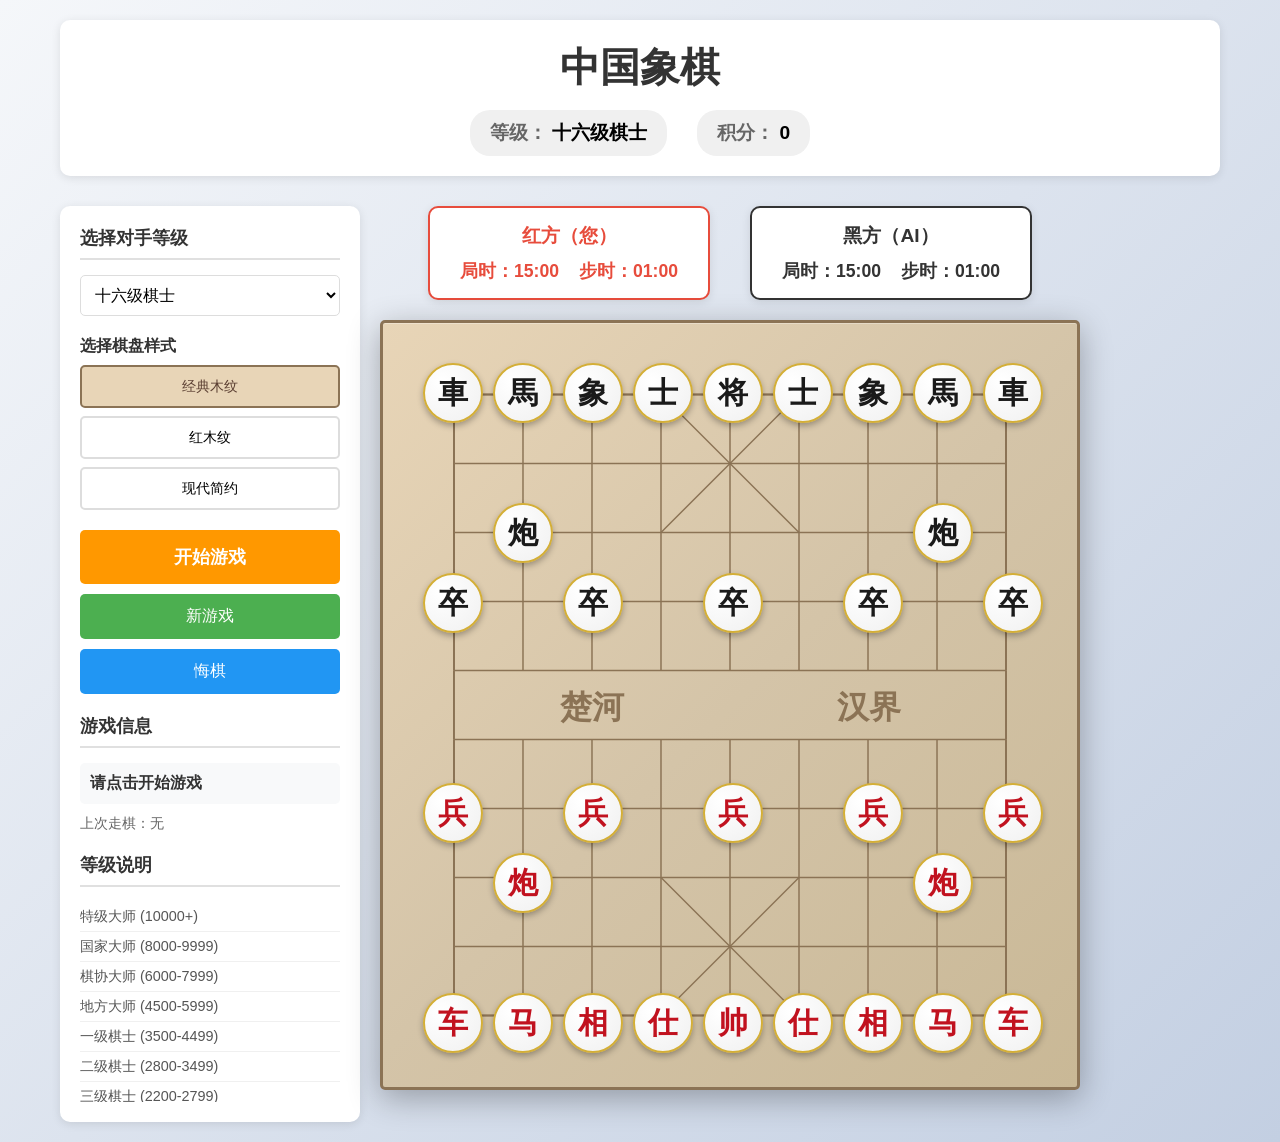
<file: index.html>
<!DOCTYPE html>
<html lang="zh-CN">
<head>
    <meta charset="UTF-8">
    <meta name="viewport" content="width=device-width, initial-scale=1.0">
    <title>中国象棋</title>
    <link rel="stylesheet" href="style.css">
</head>
<body>
    <div class="container">
        <header>
            <h1>中国象棋</h1>
            <div class="user-info">
                <div class="level">
                    <span>等级：</span>
                    <span id="user-level">十六级棋士</span>
                </div>
                <div class="score">
                    <span>积分：</span>
                    <span id="user-score">0</span>
                </div>
            </div>
        </header>

        <div class="game-area">
            <div class="sidebar">
                <div class="difficulty-selector">
                    <h3>选择对手等级</h3>
                    <select id="difficulty">
                        <option value="0">十六级棋士</option>
                        <option value="1">十五级棋士</option>
                        <option value="2">十四级棋士</option>
                        <option value="3">十三级棋士</option>
                        <option value="4">十二级棋士</option>
                        <option value="5">十一级棋士</option>
                        <option value="6">十级棋士</option>
                        <option value="7">九级棋士</option>
                        <option value="8">八级棋士</option>
                        <option value="9">七级棋士</option>
                        <option value="10">六级棋士</option>
                        <option value="11">五级棋士</option>
                        <option value="12">四级棋士</option>
                        <option value="13">三级棋士</option>
                        <option value="14">二级棋士</option>
                        <option value="15">一级棋士</option>
                        <option value="16">地方大师</option>
                        <option value="17">棋协大师</option>
                        <option value="18">国家大师</option>
                        <option value="19">特级大师</option>
                    </select>
                </div>

                <div class="theme-selector">
                    <label>选择棋盘样式</label>
                    <div class="theme-buttons">
                        <button id="theme-classic" class="active">经典木纹</button>
                        <button id="theme-redwood">红木纹</button>
                        <button id="theme-modern">现代简约</button>
                    </div>
                </div>

                <div class="game-controls">
            <button id="start-game" class="start-btn">开始游戏</button>
            <button id="new-game">新游戏</button>
            <button id="undo">悔棋</button>
        </div>

                <div class="game-info">
                    <h3>游戏信息</h3>
                    <div id="game-status">轮到您走棋</div>
                    <div id="last-move">上次走棋：无</div>
                </div>

                <div class="level-info">
                    <h3>等级说明</h3>
                    <ul>
                        <li>特级大师 (10000+)</li>
                        <li>国家大师 (8000-9999)</li>
                        <li>棋协大师 (6000-7999)</li>
                        <li>地方大师 (4500-5999)</li>
                        <li>一级棋士 (3500-4499)</li>
                        <li>二级棋士 (2800-3499)</li>
                        <li>三级棋士 (2200-2799)</li>
                        <li>四级棋士 (1700-2199)</li>
                        <li>五级棋士 (1300-1699)</li>
                        <li>六级棋士 (1000-1299)</li>
                        <li>七级棋士 (750-999)</li>
                        <li>八级棋士 (550-749)</li>
                        <li>九级棋士 (400-549)</li>
                        <li>十级棋士 (300-399)</li>
                        <li>十一级棋士 (220-299)</li>
                        <li>十二级棋士 (160-219)</li>
                        <li>十三级棋士 (110-159)</li>
                        <li>十四级棋士 (70-109)</li>
                        <li>十五级棋士 (40-69)</li>
                        <li>十六级棋士 (0-39)</li>
                    </ul>
                </div>
            </div>

            <div class="main-content">
                <div class="timer-container">
                    <div class="timer red-timer">
                        <div class="timer-label">红方（您）</div>
                        <div class="timer-values">
                            <div class="total-time">局时：<span id="red-total-time">15:00</span></div>
                            <div class="step-time">步时：<span id="red-step-time">01:00</span></div>
                        </div>
                    </div>
                    <div class="timer black-timer">
                        <div class="timer-label">黑方（AI）</div>
                        <div class="timer-values">
                            <div class="total-time">局时：<span id="black-total-time">15:00</span></div>
                            <div class="step-time">步时：<span id="black-step-time">01:00</span></div>
                        </div>
                    </div>
                </div>
                <div class="board-container">
                    <div id="chessboard"></div>
                </div>
            </div>
        </div>
    </div>

    <script src="script.js"></script>
</body>
</html>
</file>
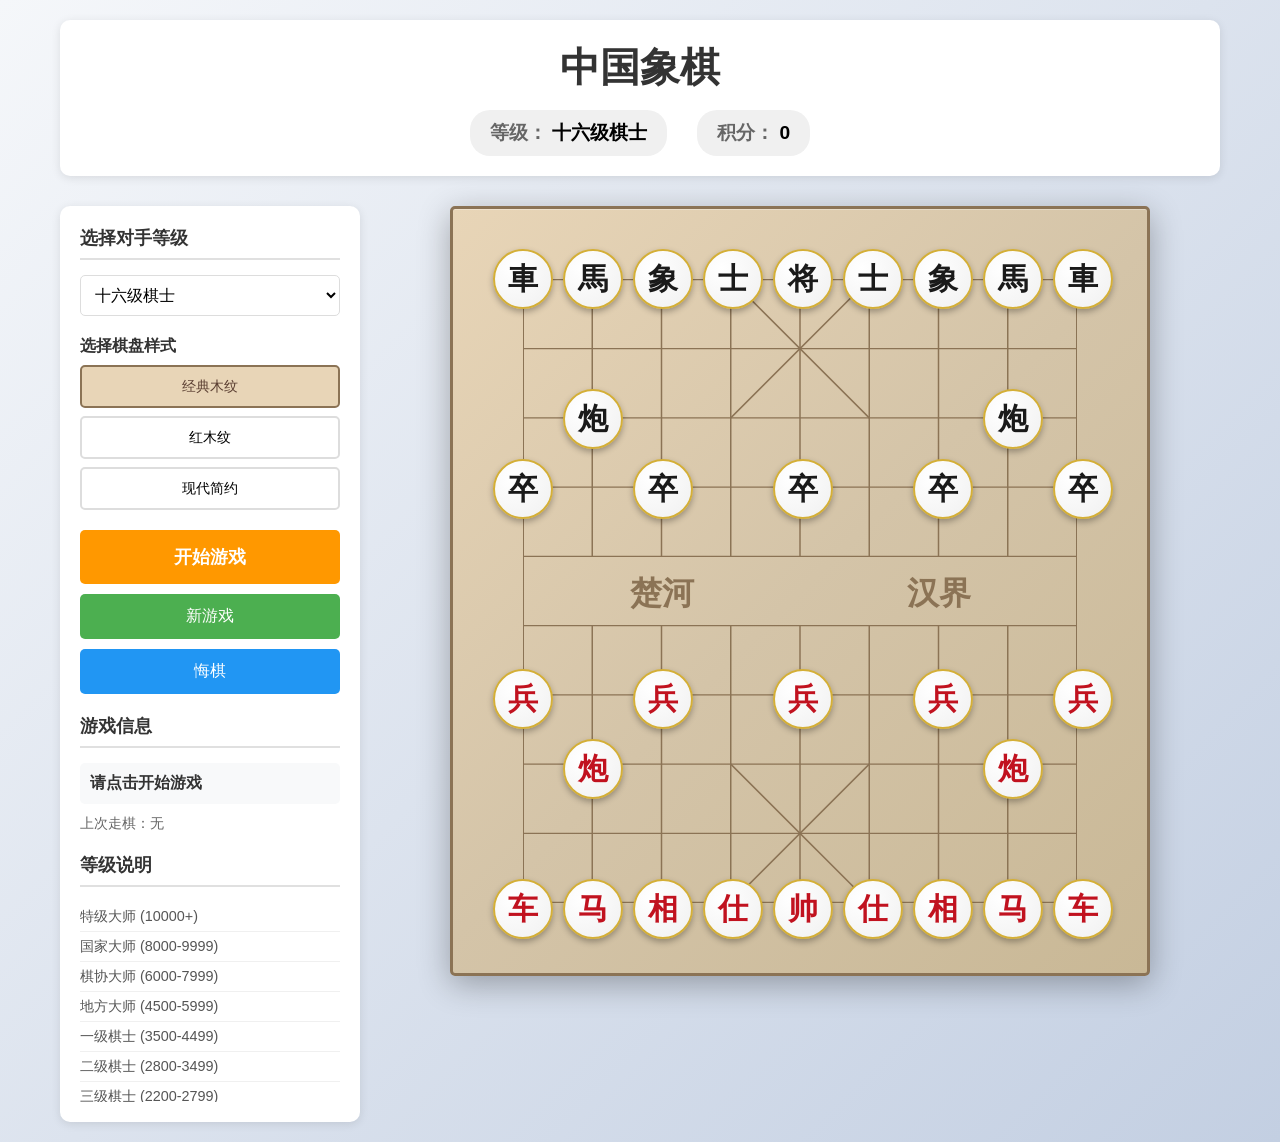
<file: backup/V1.0/index.html>
<!DOCTYPE html>
<html lang="zh-CN">
<head>
    <meta charset="UTF-8">
    <meta name="viewport" content="width=device-width, initial-scale=1.0">
    <title>中国象棋</title>
    <link rel="stylesheet" href="style.css">
</head>
<body>
    <div class="container">
        <header>
            <h1>中国象棋</h1>
            <div class="user-info">
                <div class="level">
                    <span>等级：</span>
                    <span id="user-level">十六级棋士</span>
                </div>
                <div class="score">
                    <span>积分：</span>
                    <span id="user-score">0</span>
                </div>
            </div>
        </header>

        <div class="game-area">
            <div class="sidebar">
                <div class="difficulty-selector">
                    <h3>选择对手等级</h3>
                    <select id="difficulty">
                        <option value="0">十六级棋士</option>
                        <option value="1">十五级棋士</option>
                        <option value="2">十四级棋士</option>
                        <option value="3">十三级棋士</option>
                        <option value="4">十二级棋士</option>
                        <option value="5">十一级棋士</option>
                        <option value="6">十级棋士</option>
                        <option value="7">九级棋士</option>
                        <option value="8">八级棋士</option>
                        <option value="9">七级棋士</option>
                        <option value="10">六级棋士</option>
                        <option value="11">五级棋士</option>
                        <option value="12">四级棋士</option>
                        <option value="13">三级棋士</option>
                        <option value="14">二级棋士</option>
                        <option value="15">一级棋士</option>
                        <option value="16">地方大师</option>
                        <option value="17">棋协大师</option>
                        <option value="18">国家大师</option>
                        <option value="19">特级大师</option>
                    </select>
                </div>

                <div class="theme-selector">
                    <label>选择棋盘样式</label>
                    <div class="theme-buttons">
                        <button id="theme-classic" class="active">经典木纹</button>
                        <button id="theme-redwood">红木纹</button>
                        <button id="theme-modern">现代简约</button>
                    </div>
                </div>

                <div class="game-controls">
            <button id="start-game" class="start-btn">开始游戏</button>
            <button id="new-game">新游戏</button>
            <button id="undo">悔棋</button>
        </div>

                <div class="game-info">
                    <h3>游戏信息</h3>
                    <div id="game-status">轮到您走棋</div>
                    <div id="last-move">上次走棋：无</div>
                </div>

                <div class="level-info">
                    <h3>等级说明</h3>
                    <ul>
                        <li>特级大师 (10000+)</li>
                        <li>国家大师 (8000-9999)</li>
                        <li>棋协大师 (6000-7999)</li>
                        <li>地方大师 (4500-5999)</li>
                        <li>一级棋士 (3500-4499)</li>
                        <li>二级棋士 (2800-3499)</li>
                        <li>三级棋士 (2200-2799)</li>
                        <li>四级棋士 (1700-2199)</li>
                        <li>五级棋士 (1300-1699)</li>
                        <li>六级棋士 (1000-1299)</li>
                        <li>七级棋士 (750-999)</li>
                        <li>八级棋士 (550-749)</li>
                        <li>九级棋士 (400-549)</li>
                        <li>十级棋士 (300-399)</li>
                        <li>十一级棋士 (220-299)</li>
                        <li>十二级棋士 (160-219)</li>
                        <li>十三级棋士 (110-159)</li>
                        <li>十四级棋士 (70-109)</li>
                        <li>十五级棋士 (40-69)</li>
                        <li>十六级棋士 (0-39)</li>
                    </ul>
                </div>
            </div>

            <div class="board-container">
                <div id="chessboard"></div>
            </div>
        </div>
    </div>

    <script src="script.js"></script>
</body>
</html>
</file>
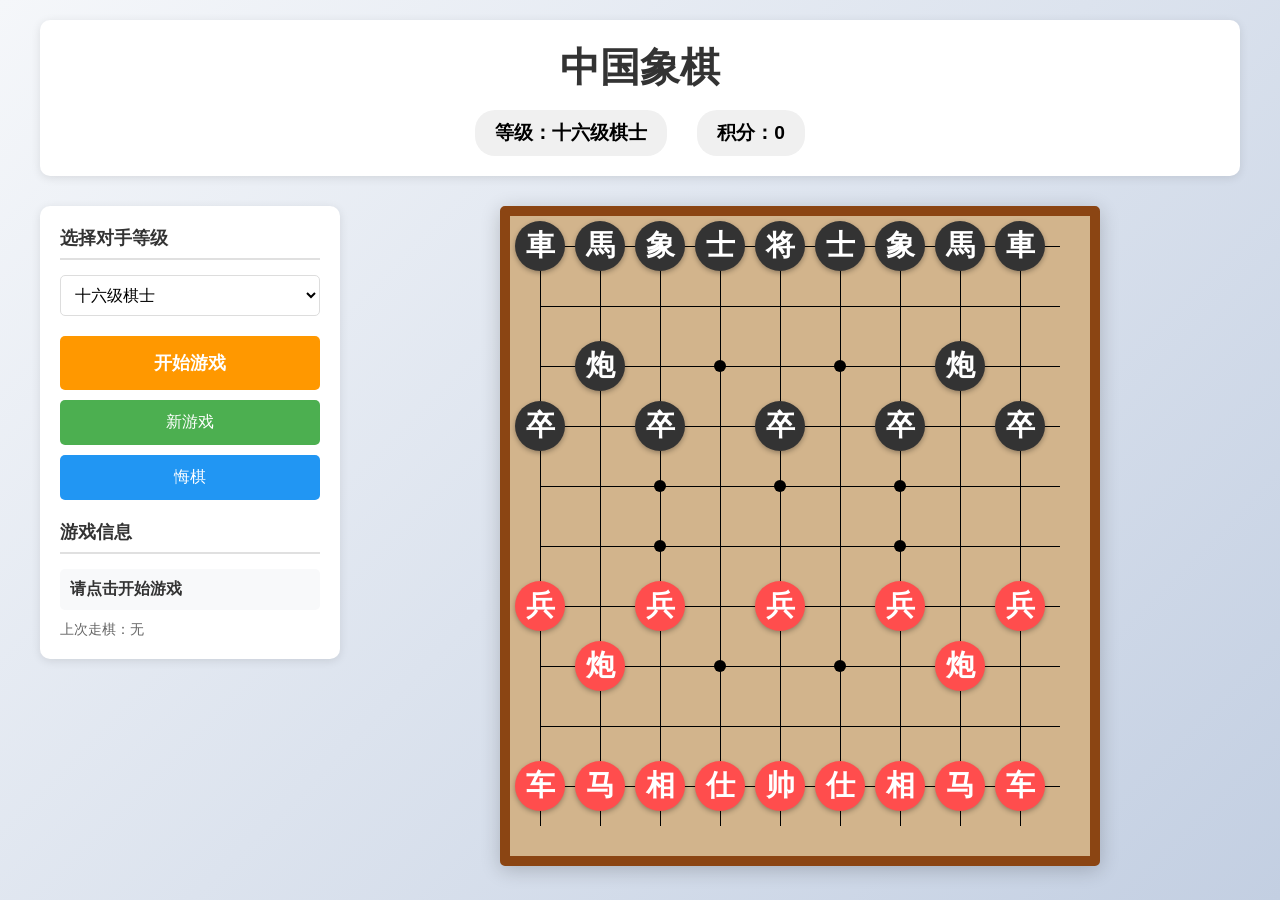
<file: complete-board.html>
<!DOCTYPE html>
<html lang="zh-CN">
<head>
    <meta charset="UTF-8">
    <meta name="viewport" content="width=device-width, initial-scale=1.0">
    <title>中国象棋</title>
    <style>
        * { margin: 0; padding: 0; box-sizing: border-box; }
        
        body {
            font-family: 'Microsoft YaHei', Arial, sans-serif;
            background: linear-gradient(135deg, #f5f7fa 0%, #c3cfe2 100%);
            min-height: 100vh;
            padding: 20px;
        }
        
        .container {
            max-width: 1200px;
            margin: 0 auto;
        }
        
        header {
            text-align: center;
            margin-bottom: 30px;
            background: white;
            padding: 20px;
            border-radius: 10px;
            box-shadow: 0 2px 10px rgba(0, 0, 0, 0.1);
        }
        
        header h1 { color: #333; font-size: 2.5em; margin-bottom: 15px; }
        
        .user-info {
            display: flex;
            justify-content: center;
            gap: 30px;
            font-size: 1.2em;
        }
        
        .user-info .level, .user-info .score {
            background: #f0f0f0;
            padding: 10px 20px;
            border-radius: 20px;
            font-weight: bold;
        }
        
        .game-area {
            display: flex;
            gap: 20px;
            align-items: flex-start;
        }
        
        .sidebar {
            width: 300px;
            background: white;
            padding: 20px;
            border-radius: 10px;
            box-shadow: 0 2px 10px rgba(0, 0, 0, 0.1);
        }
        
        .sidebar h3 {
            color: #333;
            margin-bottom: 15px;
            font-size: 1.1em;
            border-bottom: 2px solid #e0e0e0;
            padding-bottom: 8px;
        }
        
        .difficulty-selector select {
            width: 100%;
            padding: 10px;
            font-size: 1em;
            border: 1px solid #ddd;
            border-radius: 5px;
            margin-bottom: 20px;
            background: white;
        }
        
        .game-controls {
            display: flex;
            flex-direction: column;
            gap: 10px;
            margin-bottom: 20px;
        }
        
        .game-controls button {
            padding: 12px;
            font-size: 1em;
            background: #4CAF50;
            color: white;
            border: none;
            border-radius: 5px;
            cursor: pointer;
            transition: all 0.3s ease;
        }
        
        .game-controls .start-btn {
            background: #ff9800;
            font-size: 1.1em;
            font-weight: bold;
            padding: 15px;
        }
        
        #undo { background: #2196F3; }
        
        #game-status {
            font-weight: bold;
            color: #333;
            margin-bottom: 10px;
            padding: 10px;
            background: #f8f9fa;
            border-radius: 5px;
        }
        
        #last-move { color: #666; font-size: 0.9em; }
        
        .board-container {
            flex: 1;
            display: flex;
            justify-content: center;
        }
        
        #chessboard {
            width: 600px;
            height: 660px;
            background: #d2b48c;
            border: 10px solid #8b4513;
            border-radius: 5px;
            position: relative;
            box-shadow: 0 4px 20px rgba(0, 0, 0, 0.2);
        }
        
        #chessboard::before {
            content: '';
            position: absolute;
            top: 30px;
            left: 30px;
            right: 30px;
            bottom: 30px;
            background-image: 
                linear-gradient(to right, #000 1px, transparent 1px),
                linear-gradient(to bottom, #000 1px, transparent 1px);
            background-size: 60px 60px;
            z-index: 0;
        }
        
        .intersection {
            position: absolute;
            width: 12px;
            height: 12px;
            background: #000;
            border-radius: 50%;
            transform: translate(-50%, -50%);
            z-index: 1;
        }
        
        .piece {
            position: absolute;
            width: 50px;
            height: 50px;
            border-radius: 50%;
            display: flex;
            align-items: center;
            justify-content: center;
            font-size: 1.8em;
            font-weight: bold;
            cursor: pointer;
            z-index: 2;
            box-shadow: 0 2px 5px rgba(0, 0, 0, 0.3);
        }
        
        .piece.red { background: #ff4d4d; color: white; }
        .piece.black { background: #333; color: white; }
        .piece.selected { border: 3px solid #ff6b6b; }
        
        .valid-move {
            position: absolute;
            width: 30px;
            height: 30px;
            background: rgba(76, 175, 80, 0.5);
            border-radius: 50%;
            transform: translate(-50%, -50%);
            z-index: 1;
            cursor: pointer;
        }
        
        .capture-move {
            position: absolute;
            width: 50px;
            height: 50px;
            background: rgba(255, 107, 107, 0.3);
            border: 2px solid rgba(255, 107, 107, 0.8);
            border-radius: 50%;
            transform: translate(-50%, -50%);
            z-index: 1;
            cursor: pointer;
        }
        
        .modal {
            display: none;
            position: fixed;
            top: 0;
            left: 0;
            width: 100%;
            height: 100%;
            background: rgba(0, 0, 0, 0.5);
            justify-content: center;
            align-items: center;
        }
        
        .modal-content {
            background: white;
            padding: 30px;
            border-radius: 10px;
            text-align: center;
        }
        
        .modal-content button {
            padding: 10px 20px;
            background: #4CAF50;
            color: white;
            border: none;
            border-radius: 5px;
            cursor: pointer;
        }
    </style>
</head>
<body>
    <div class="container">
        <header>
            <h1>中国象棋</h1>
            <div class="user-info">
                <div class="level"><span>等级：</span><span id="user-level">十六级棋士</span></div>
                <div class="score"><span>积分：</span><span id="user-score">0</span></div>
            </div>
        </header>

        <div class="game-area">
            <div class="sidebar">
                <div class="difficulty-selector">
                    <h3>选择对手等级</h3>
                    <select id="difficulty">
                        <option value="0">十六级棋士</option>
                        <option value="1">十五级棋士</option>
                        <option value="2">十四级棋士</option>
                        <option value="3">十三级棋士</option>
                        <option value="4">十二级棋士</option>
                        <option value="5">十一级棋士</option>
                        <option value="6">十级棋士</option>
                        <option value="7">九级棋士</option>
                        <option value="8">八级棋士</option>
                        <option value="9">七级棋士</option>
                        <option value="10">六级棋士</option>
                        <option value="11">五级棋士</option>
                        <option value="12">四级棋士</option>
                        <option value="13">三级棋士</option>
                        <option value="14">二级棋士</option>
                        <option value="15">一级棋士</option>
                        <option value="16">地方大师</option>
                        <option value="17">棋协大师</option>
                        <option value="18">国家大师</option>
                        <option value="19">特级大师</option>
                    </select>
                </div>

                <div class="game-controls">
                    <button id="start-game" class="start-btn">开始游戏</button>
                    <button id="new-game">新游戏</button>
                    <button id="undo">悔棋</button>
                </div>

                <div class="game-info">
                    <h3>游戏信息</h3>
                    <div id="game-status">请点击开始游戏</div>
                    <div id="last-move">上次走棋：无</div>
                </div>
            </div>

            <div class="board-container">
                <div id="chessboard"></div>
            </div>
        </div>
    </div>

    <script>
        const LEVELS = [
            { name: "十六级棋士", minScore: 0, maxScore: 39 },
            { name: "十五级棋士", minScore: 40, maxScore: 69 },
            { name: "十四级棋士", minScore: 70, maxScore: 109 },
            { name: "十三级棋士", minScore: 110, maxScore: 159 },
            { name: "十二级棋士", minScore: 160, maxScore: 219 },
            { name: "十一级棋士", minScore: 220, maxScore: 299 },
            { name: "十级棋士", minScore: 300, maxScore: 399 },
            { name: "九级棋士", minScore: 400, maxScore: 549 },
            { name: "八级棋士", minScore: 550, maxScore: 749 },
            { name: "七级棋士", minScore: 750, maxScore: 999 },
            { name: "六级棋士", minScore: 1000, maxScore: 1299 },
            { name: "五级棋士", minScore: 1300, maxScore: 1699 },
            { name: "四级棋士", minScore: 1700, maxScore: 2199 },
            { name: "三级棋士", minScore: 2200, maxScore: 2799 },
            { name: "二级棋士", minScore: 2800, maxScore: 3499 },
            { name: "一级棋士", minScore: 3500, maxScore: 4499 },
            { name: "地方大师", minScore: 4500, maxScore: 5999 },
            { name: "棋协大师", minScore: 6000, maxScore: 7999 },
            { name: "国家大师", minScore: 8000, maxScore: 9999 },
            { name: "特级大师", minScore: 10000, maxScore: Infinity }
        ];

        const PIECE_VALUES = {
            '将': 1000, '帅': 1000,
            '士': 150, '仕': 150,
            '象': 150, '相': 150,
            '马': 450, '車': 900, '车': 900,
            '炮': 450,
            '兵': 100, '卒': 100
        };

        class ChessGame {
            constructor() {
                this.board = Array(10).fill().map(() => Array(9).fill(null));
                this.currentPlayer = 'red';
                this.selectedPiece = null;
                this.validMoves = [];
                this.gameHistory = [];
                this.difficulty = 0;
                this.userScore = 0;
                this.gameOver = false;
                this.gameStarted = false;
                
                this.initBoard();
                this.loadUserScore();
                this.updateUI();
                this.bindEvents();
                this.renderBoard();
                this.updateGameStatus('请点击开始游戏');
            }
            
            initBoard() {
                this.board = Array(10).fill().map(() => Array(9).fill(null));
                
                const redBackRow = ['车', '马', '相', '仕', '帅', '仕', '相', '马', '车'];
                for (let col = 0; col < 9; col++) {
                    this.board[9][col] = { type: redBackRow[col], color: 'red', moved: false };
                }
                this.board[7][1] = { type: '炮', color: 'red', moved: false };
                this.board[7][7] = { type: '炮', color: 'red', moved: false };
                for (let col = 0; col < 9; col += 2) {
                    this.board[6][col] = { type: '兵', color: 'red', moved: false };
                }
                
                const blackBackRow = ['車', '馬', '象', '士', '将', '士', '象', '馬', '車'];
                for (let col = 0; col < 9; col++) {
                    this.board[0][col] = { type: blackBackRow[col], color: 'black', moved: false };
                }
                this.board[2][1] = { type: '炮', color: 'black', moved: false };
                this.board[2][7] = { type: '炮', color: 'black', moved: false };
                for (let col = 0; col < 9; col += 2) {
                    this.board[3][col] = { type: '卒', color: 'black', moved: false };
                }
                
                this.gameHistory = [];
                this.gameOver = false;
                this.currentPlayer = 'red';
                this.selectedPiece = null;
                this.validMoves = [];
            }
            
            bindEvents() {
                document.getElementById('start-game').addEventListener('click', () => this.startGame());
                document.getElementById('new-game').addEventListener('click', () => this.newGame());
                document.getElementById('undo').addEventListener('click', () => this.undo());
                document.getElementById('difficulty').addEventListener('change', (e) => {
                    this.difficulty = parseInt(e.target.value);
                });
            }
            
            startGame() {
                this.gameStarted = true;
                this.updateGameStatus('轮到您走棋');
                this.selectedPiece = null;
                this.validMoves = [];
                this.renderBoard();
            }
            
            newGame() {
                this.initBoard();
                this.gameStarted = false;
                this.renderBoard();
                this.updateGameStatus('请点击开始游戏');
                this.updateLastMove('无');
            }
            
            undo() {
                if (!this.gameStarted || this.gameHistory.length < 2) return;
                
                this.gameHistory.pop();
                const lastState = this.gameHistory.pop();
                this.board = lastState.board.map(row => row.map(piece => piece ? { ...piece } : null));
                this.currentPlayer = lastState.currentPlayer;
                
                this.renderBoard();
                this.updateGameStatus(this.currentPlayer === 'red' ? '轮到您走棋' : '电脑思考中...');
            }
            
            renderBoard() {
                const chessboard = document.getElementById('chessboard');
                if (!chessboard) return;
                
                chessboard.innerHTML = '';
                this.renderIntersections(chessboard);
                this.renderPieces(chessboard);
                this.renderValidMoves(chessboard);
            }
            
            renderPieces(chessboard) {
                for (let row = 0; row < 10; row++) {
                    for (let col = 0; col < 9; col++) {
                        const piece = this.board[row][col];
                        if (piece) {
                            const pieceElement = document.createElement('div');
                            pieceElement.className = `piece ${piece.color}`;
                            pieceElement.textContent = piece.type;
                            pieceElement.dataset.row = row;
                            pieceElement.dataset.col = col;
                            
                            const left = 30 + col * 60;
                            const top = 30 + row * 60;
                            pieceElement.style.left = `${left}px`;
                            pieceElement.style.top = `${top}px`;
                            pieceElement.style.transform = 'translate(-50%, -50%)';
                            
                            if (this.selectedPiece && this.selectedPiece.row === row && this.selectedPiece.col === col) {
                                pieceElement.classList.add('selected');
                            }
                            
                            pieceElement.addEventListener('click', () => this.handlePieceClick(row, col));
                            chessboard.appendChild(pieceElement);
                        }
                    }
                }
            }
            
            renderIntersections(chessboard) {
                const specialPoints = [
                    [0, 3], [0, 5], [2, 3], [2, 5],
                    [7, 3], [7, 5], [9, 3], [9, 5],
                    [4, 2], [4, 6], [5, 2], [5, 6], [4, 4]
                ];
                
                for (const [row, col] of specialPoints) {
                    const intersection = document.createElement('div');
                    intersection.className = 'intersection';
                    intersection.style.left = `${30 + col * 60}px`;
                    intersection.style.top = `${30 + row * 60}px`;
                    chessboard.appendChild(intersection);
                }
            }
            
            renderValidMoves(chessboard) {
                if (!this.selectedPiece || this.validMoves.length === 0) return;
                
                for (const move of this.validMoves) {
                    const moveElement = document.createElement('div');
                    const targetPiece = this.board[move.to.row][move.to.col];
                    
                    moveElement.className = targetPiece ? 'capture-move' : 'valid-move';
                    moveElement.style.left = `${30 + move.to.col * 60}px`;
                    moveElement.style.top = `${30 + move.to.row * 60}px`;
                    
                    moveElement.addEventListener('click', () => {
                        this.handlePieceClick(move.to.row, move.to.col);
                    });
                    
                    chessboard.appendChild(moveElement);
                }
            }
            
            handlePieceClick(row, col) {
                if (!this.gameStarted || this.gameOver || this.currentPlayer !== 'red') return;
                
                const piece = this.board[row][col];
                
                if (piece && piece.color === this.currentPlayer) {
                    if (this.selectedPiece && this.selectedPiece.row === row && this.selectedPiece.col === col) {
                        this.selectedPiece = null;
                        this.validMoves = [];
                    } else {
                        this.selectedPiece = { row, col };
                        this.validMoves = this.getValidMoves(row, col);
                    }
                    this.renderBoard();
                    return;
                }
                
                const move = this.validMoves.find(m => m.to.row === row && m.to.col === col);
                if (move) {
                    this.makeMove(move);
                    return;
                }
                
                this.selectedPiece = null;
                this.validMoves = [];
                this.renderBoard();
            }
            
            getValidMoves(row, col) {
                return this.getValidMovesForBoard(this.board, row, col, this.board[row][col].color);
            }
            
            getValidMovesForBoard(board, row, col, color) {
                const piece = board[row][col];
                if (!piece) return [];
                
                let moves = [];
                
                switch (piece.type) {
                    case '车': case '車':
                        moves.push(...this.getRookMoves(board, row, col, color));
                        break;
                    case '马': case '馬':
                        moves.push(...this.getKnightMoves(board, row, col, color));
                        break;
                    case '相': case '象':
                        moves.push(...this.getElephantMoves(board, row, col, color));
                        break;
                    case '仕': case '士':
                        moves.push(...this.getAdvisorMoves(board, row, col, color));
                        break;
                    case '帅': case '将':
                        moves.push(...this.getKingMoves(board, row, col, color));
                        break;
                    case '炮':
                        moves.push(...this.getCannonMoves(board, row, col, color));
                        break;
                    case '兵': case '卒':
                        moves.push(...this.getPawnMoves(board, row, col, color));
                        break;
                }
                
                return moves.filter(move => !this.wouldBeInCheck(board, move, color));
            }
            
            wouldBeInCheck(board, move, color) {
                const tempBoard = board.map(r => r.map(p => p ? { ...p } : null));
                tempBoard[move.to.row][move.to.col] = tempBoard[move.from.row][move.from.col];
                tempBoard[move.from.row][move.from.col] = null;
                
                const kingPos = this.findKing(tempBoard, color);
                return this.isInCheck(tempBoard, kingPos, color);
            }
            
            getRookMoves(board, row, col, color) {
                const moves = [];
                const directions = [[-1, 0], [1, 0], [0, -1], [0, 1]];
                
                for (const [dr, dc] of directions) {
                    let r = row + dr;
                    let c = col + dc;
                    
                    while (r >= 0 && r < 10 && c >= 0 && c < 9) {
                        const target = board[r][c];
                        if (!target) {
                            moves.push({ from: { row, col }, to: { row: r, col: c } });
                        } else {
                            if (target.color !== color) {
                                moves.push({ from: { row, col }, to: { row: r, col: c } });
                            }
                            break;
                        }
                        r += dr;
                        c += dc;
                    }
                }
                
                return moves;
            }
            
            getKnightMoves(board, row, col, color) {
                const moves = [];
                const knightOffsets = [
                    { dr: -2, dc: -1, cr: -1, cc: 0 },
                    { dr: -2, dc: 1, cr: -1, cc: 0 },
                    { dr: -1, dc: -2, cr: 0, cc: -1 },
                    { dr: -1, dc: 2, cr: 0, cc: 1 },
                    { dr: 1, dc: -2, cr: 0, cc: -1 },
                    { dr: 1, dc: 2, cr: 0, cc: 1 },
                    { dr: 2, dc: -1, cr: 1, cc: 0 },
                    { dr: 2, dc: 1, cr: 1, cc: 0 }
                ];
                
                for (const offset of knightOffsets) {
                    const r = row + offset.dr;
                    const c = col + offset.dc;
                    const checkR = row + offset.cr;
                    const checkC = col + offset.cc;
                    
                    if (checkR >= 0 && checkR < 10 && checkC >= 0 && checkC < 9 && board[checkR][checkC]) {
                        continue;
                    }
                    
                    if (r >= 0 && r < 10 && c >= 0 && c < 9) {
                        const target = board[r][c];
                        if (!target || target.color !== color) {
                            moves.push({ from: { row, col }, to: { row: r, col: c } });
                        }
                    }
                }
                
                return moves;
            }
            
            getElephantMoves(board, row, col, color) {
                const moves = [];
                const elephantOffsets = [
                    { dr: -2, dc: -2, cr: -1, cc: -1 },
                    { dr: -2, dc: 2, cr: -1, cc: 1 },
                    { dr: 2, dc: -2, cr: 1, cc: -1 },
                    { dr: 2, dc: 2, cr: 1, cc: 1 }
                ];
                
                for (const offset of elephantOffsets) {
                    const r = row + offset.dr;
                    const c = col + offset.dc;
                    const checkR = row + offset.cr;
                    const checkC = col + offset.cc;
                    
                    if (checkR >= 0 && checkR < 10 && checkC >= 0 && checkC < 9) {
                        if (board[checkR][checkC]) continue;
                    } else {
                        continue;
                    }
                    
                    if ((color === 'red' && r >= 5) || (color === 'black' && r < 5)) {
                        continue;
                    }
                    
                    if (r >= 0 && r < 10 && c >= 0 && c < 9) {
                        const target = board[r][c];
                        if (!target || target.color !== color) {
                            moves.push({ from: { row, col }, to: { row: r, col: c } });
                        }
                    }
                }
                
                return moves;
            }
            
            getAdvisorMoves(board, row, col, color) {
                const moves = [];
                const offsets = [[-1, -1], [-1, 1], [1, -1], [1, 1]];
                
                for (const [dr, dc] of offsets) {
                    const r = row + dr;
                    const c = col + dc;
                    
                    if ((color === 'red' && (r < 7 || r > 9 || c < 3 || c > 5)) ||
                        (color === 'black' && (r < 0 || r > 2 || c < 3 || c > 5))) {
                        continue;
                    }
                    
                    if (r >= 0 && r < 10 && c >= 0 && c < 9) {
                        const target = board[r][c];
                        if (!target || target.color !== color) {
                            moves.push({ from: { row, col }, to: { row: r, col: c } });
                        }
                    }
                }
                
                return moves;
            }
            
            getKingMoves(board, row, col, color) {
                const moves = [];
                const offsets = [[-1, 0], [1, 0], [0, -1], [0, 1]];
                
                for (const [dr, dc] of offsets) {
                    const r = row + dr;
                    const c = col + dc;
                    
                    if ((color === 'red' && (r < 7 || r > 9 || c < 3 || c > 5)) ||
                        (color === 'black' && (r < 0 || r > 2 || c < 3 || c > 5))) {
                        continue;
                    }
                    
                    if (r >= 0 && r < 10 && c >= 0 && c < 9) {
                        const target = board[r][c];
                        if (!target || target.color !== color) {
                            moves.push({ from: { row, col }, to: { row: r, col: c } });
                        }
                    }
                }
                
                return moves;
            }
            
            getCannonMoves(board, row, col, color) {
                const moves = [];
                const directions = [[-1, 0], [1, 0], [0, -1], [0, 1]];
                
                for (const [dr, dc] of directions) {
                    let r = row + dr;
                    let c = col + dc;
                    let foundPiece = false;
                    
                    while (r >= 0 && r < 10 && c >= 0 && c < 9) {
                        const target = board[r][c];
                        
                        if (!target) {
                            if (!foundPiece) {
                                moves.push({ from: { row, col }, to: { row: r, col: c } });
                            }
                        } else {
                            if (!foundPiece) {
                                foundPiece = true;
                            } else {
                                if (target.color !== color) {
                                    moves.push({ from: { row, col }, to: { row: r, col: c } });
                                }
                                break;
                            }
                        }
                        
                        r += dr;
                        c += dc;
                    }
                }
                
                return moves;
            }
            
            getPawnMoves(board, row, col, color) {
                const moves = [];
                const direction = color === 'red' ? -1 : 1;
                
                const r1 = row + direction;
                if (r1 >= 0 && r1 < 10) {
                    if (!board[r1][col]) {
                        moves.push({ from: { row, col }, to: { row: r1, col: col } });
                    }
                }
                
                const isRedCrossed = color === 'red' && row < 5;
                const isBlackCrossed = color === 'black' && row >= 5;
                
                if (isRedCrossed || isBlackCrossed) {
                    for (const dc of [-1, 1]) {
                        const c = col + dc;
                        if (c >= 0 && c < 9) {
                            const target = board[r1][c];
                            if (target && target.color !== color) {
                                moves.push({ from: { row, col }, to: { row: r1, col: c } });
                            }
                        }
                    }
                }
                
                return moves;
            }
            
            findKing(board, color) {
                const kingType = color === 'red' ? '帅' : '将';
                for (let row = 0; row < 10; row++) {
                    for (let col = 0; col < 9; col++) {
                        const piece = board[row][col];
                        if (piece && piece.type === kingType) {
                            return { row, col };
                        }
                    }
                }
                return null;
            }
            
            isInCheck(board, kingPos, color) {
                if (!kingPos) return true;
                
                const kingRow = kingPos.row;
                const kingCol = kingPos.col;
                const opponentColor = color === 'red' ? 'black' : 'red';
                
                const directions = [[-1, 0], [1, 0], [0, -1], [0, 1]];
                for (const [dr, dc] of directions) {
                    let r = kingRow + dr;
                    let c = kingCol + dc;
                    let pieceCount = 0;
                    
                    while (r >= 0 && r < 10 && c >= 0 && c < 9) {
                        const piece = board[r][c];
                        if (piece) {
                            if (piece.color === opponentColor) {
                                if (piece.type === '车' || piece.type === '車') {
                                    if (pieceCount === 0) return true;
                                    break;
                                } else if (piece.type === '炮') {
                                    if (pieceCount === 0 || pieceCount === 1) return true;
                                    break;
                                }
                            } else {
                                break;
                            }
                        }
                        pieceCount++;
                        r += dr;
                        c += dc;
                    }
                }
                
                const knightMoves = [[-2, -1], [-2, 1], [-1, -2], [-1, 2], [1, -2], [1, 2], [2, -1], [2, 1]];
                const knightChecks = [[-1, 0], [-1, 0], [0, -1], [0, 1], [0, -1], [0, 1], [1, 0], [1, 0]];
                
                for (let i = 0; i < knightMoves.length; i++) {
                    const [dr, dc] = knightMoves[i];
                    const [cr, cc] = knightChecks[i];
                    
                    const r = kingRow + dr;
                    const c = kingCol + dc;
                    const checkR = kingRow + cr;
                    const checkC = kingCol + cc;
                    
                    if (checkR >= 0 && checkR < 10 && checkC >= 0 && checkC < 9 && board[checkR][checkC]) {
                        continue;
                    }
                    
                    if (r >= 0 && r < 10 && c >= 0 && c < 9) {
                        const piece = board[r][c];
                        if (piece && piece.color === opponentColor && (piece.type === '马' || piece.type === '馬')) {
                            return true;
                        }
                    }
                }
                
                for (let r = 0; r < 10; r++) {
                    for (let c = 0; c < 9; c++) {
                        const piece = board[r][c];
                        if (piece && piece.color === opponentColor && (piece.type === '兵' || piece.type === '卒')) {
                            if (piece.color === 'red' && r + 1 === kingRow && Math.abs(c - kingCol) === 1) {
                                return true;
                            }
                            if (piece.color === 'black' && r - 1 === kingRow && Math.abs(c - kingCol) === 1) {
                                return true;
                            }
                        }
                    }
                }
                
                for (let r = 0; r < 10; r++) {
                    for (let c = 0; c < 9; c++) {
                        const piece = board[r][c];
                        if (piece && piece.color === opponentColor) {
                            if ((piece.type === '将' || piece.type === '帅') && r === kingRow) {
                                let hasPieceBetween = false;
                                const start = Math.min(kingCol, c) + 1;
                                const end = Math.max(kingCol, c) - 1;
                                
                                for (let colCheck = start; colCheck <= end; colCheck++) {
                                    if (board[r][colCheck]) {
                                        hasPieceBetween = true;
                                        break;
                                    }
                                }
                                
                                if (!hasPieceBetween) return true;
                            }
                        }
                    }
                }
                
                return false;
            }
            
            makeMove(move) {
                this.gameHistory.push({
                    board: this.board.map(row => row.map(piece => piece ? { ...piece } : null)),
                    currentPlayer: this.currentPlayer
                });
                
                const { from, to } = move;
                this.board[to.row][to.col] = this.board[from.row][from.col];
                this.board[to.row][to.col].moved = true;
                this.board[from.row][from.col] = null;
                
                this.selectedPiece = null;
                this.validMoves = [];
                
                this.renderBoard();
                this.updateLastMove(`${from.row},${from.col} → ${to.row},${to.col}`);
                
                if (this.checkGameOver()) return;
                
                this.currentPlayer = this.currentPlayer === 'red' ? 'black' : 'red';
                
                if (this.currentPlayer === 'black') {
                    this.updateGameStatus('电脑思考中...');
                    setTimeout(() => this.computerMove(), 500);
                } else {
                    this.updateGameStatus('轮到您走棋');
                }
            }
            
            computerMove() {
                const move = this.getBestMove(this.difficulty + 1);
                if (move) this.makeMove(move);
            }
            
            getBestMove(difficulty) {
                const moves = this.getAllValidMoves('black');
                if (moves.length === 0) return null;
                
                switch (true) {
                    case difficulty <= 3:
                        return moves[Math.floor(Math.random() * moves.length)];
                    case difficulty <= 7:
                        return this.getSimpleEvaluationMove(moves);
                    case difficulty <= 11:
                        return this.getMediumEvaluationMove(moves, 1);
                    case difficulty <= 15:
                        return this.getMediumEvaluationMove(moves, 2);
                    case difficulty <= 17:
                        return this.getAdvancedEvaluationMove(moves, 3);
                    default:
                        return this.getAdvancedEvaluationMove(moves, 4);
                }
            }
            
            getSimpleEvaluationMove(moves) {
                let bestMove = null;
                let bestScore = -Infinity;
                
                for (const move of moves) {
                    const tempBoard = this.board.map(row => row.map(piece => piece ? { ...piece } : null));
                    const targetPiece = tempBoard[move.to.row][move.to.col];
                    
                    let score = 0;
                    if (targetPiece) score += PIECE_VALUES[targetPiece.type] || 0;
                    
                    tempBoard[move.to.row][move.to.col] = tempBoard[move.from.row][move.from.col];
                    tempBoard[move.from.row][move.from.col] = null;
                    const kingPos = this.findKing(tempBoard, 'black');
                    if (!this.isInCheck(tempBoard, kingPos, 'black')) score += 50;
                    
                    if (score > bestScore) {
                        bestScore = score;
                        bestMove = move;
                    }
                }
                
                return bestMove || moves[Math.floor(Math.random() * moves.length)];
            }
            
            getMediumEvaluationMove(moves, depth) {
                let bestMove = null;
                let bestScore = -Infinity;
                
                for (const move of moves) {
                    const tempBoard = this.board.map(row => row.map(piece => piece ? { ...piece } : null));
                    tempBoard[move.to.row][move.to.col] = tempBoard[move.from.row][move.from.col];
                    tempBoard[move.from.row][move.from.col] = null;
                    
                    const score = this.evaluateBoard(tempBoard, depth);
                    
                    if (score > bestScore) {
                        bestScore = score;
                        bestMove = move;
                    }
                }
                
                return bestMove || moves[Math.floor(Math.random() * moves.length)];
            }
            
            getAdvancedEvaluationMove(moves, depth) {
                let bestMove = null;
                let bestScore = -Infinity;
                
                for (const move of moves) {
                    const tempBoard = this.board.map(row => row.map(piece => piece ? { ...piece } : null));
                    tempBoard[move.to.row][move.to.col] = tempBoard[move.from.row][move.from.col];
                    tempBoard[move.from.row][move.from.col] = null;
                    
                    const score = this.minimax(tempBoard, depth, false, -Infinity, Infinity);
                    
                    if (score > bestScore) {
                        bestScore = score;
                        bestMove = move;
                    }
                }
                
                return bestMove || moves[Math.floor(Math.random() * moves.length)];
            }
            
            minimax(board, depth, maximizingPlayer, alpha, beta) {
                if (depth === 0) return this.evaluateBoard(board, 0);
                
                const color = maximizingPlayer ? 'black' : 'red';
                const moves = this.getAllValidMovesForBoardMinimax(board, color);
                
                if (maximizingPlayer) {
                    let maxEval = -Infinity;
                    for (const move of moves) {
                        const tempBoard = board.map(row => row.map(piece => piece ? { ...piece } : null));
                        tempBoard[move.to.row][move.to.col] = tempBoard[move.from.row][move.from.col];
                        tempBoard[move.from.row][move.from.col] = null;
                        
                        const evalScore = this.minimax(tempBoard, depth - 1, false, alpha, beta);
                        maxEval = Math.max(maxEval, evalScore);
                        alpha = Math.max(alpha, evalScore);
                        if (beta <= alpha) break;
                    }
                    return maxEval;
                } else {
                    let minEval = Infinity;
                    for (const move of moves) {
                        const tempBoard = board.map(row => row.map(piece => piece ? { ...piece } : null));
                        tempBoard[move.to.row][move.to.col] = tempBoard[move.from.row][move.from.col];
                        tempBoard[move.from.row][move.from.col] = null;
                        
                        const evalScore = this.minimax(tempBoard, depth - 1, true, alpha, beta);
                        minEval = Math.min(minEval, evalScore);
                        beta = Math.min(beta, evalScore);
                        if (beta <= alpha) break;
                    }
                    return minEval;
                }
            }
            
            getAllValidMovesForBoardMinimax(board, color) {
                const moves = [];
                for (let row = 0; row < 10; row++) {
                    for (let col = 0; col < 9; col++) {
                        const piece = board[row][col];
                        if (piece && piece.color === color) {
                            let pieceMoves = [];
                            switch (piece.type) {
                                case '车': case '車': pieceMoves = this.getRookMoves(board, row, col, color); break;
                                case '马': case '馬': pieceMoves = this.getKnightMoves(board, row, col, color); break;
                                case '相': case '象': pieceMoves = this.getElephantMoves(board, row, col, color); break;
                                case '仕': case '士': pieceMoves = this.getAdvisorMoves(board, row, col, color); break;
                                case '帅': case '将': pieceMoves = this.getKingMoves(board, row, col, color); break;
                                case '炮': pieceMoves = this.getCannonMoves(board, row, col, color); break;
                                case '兵': case '卒': pieceMoves = this.getPawnMoves(board, row, col, color); break;
                            }
                            
                            pieceMoves = pieceMoves.filter(move => !this.wouldBeInCheck(board, move, color));
                            moves.push(...pieceMoves);
                        }
                    }
                }
                return moves;
            }
            
            getAllValidMoves(color) {
                const moves = [];
                for (let row = 0; row < 10; row++) {
                    for (let col = 0; col < 9; col++) {
                        const piece = this.board[row][col];
                        if (piece && piece.color === color) {
                            moves.push(...this.getValidMoves(row, col));
                        }
                    }
                }
                return moves;
            }
            
            evaluateBoard(board, depth) {
                let score = 0;
                
                for (let row = 0; row < 10; row++) {
                    for (let col = 0; col < 9; col++) {
                        const piece = board[row][col];
                        if (piece) {
                            const value = PIECE_VALUES[piece.type];
                            score += piece.color === 'black' ? value : -value;
                        }
                    }
                }
                
                return score;
            }
            
            checkGameOver() {
                const redKing = this.findKing(this.board, 'red');
                const blackKing = this.findKing(this.board, 'black');
                
                if (!redKing) { this.endGame('black'); return true; }
                if (!blackKing) { this.endGame('red'); return true; }
                
                if (this.isInCheck(this.board, redKing, 'red')) {
                    const moves = this.getAllValidMoves('red');
                    if (moves.length === 0) { this.endGame('black'); return true; }
                }
                
                if (this.isInCheck(this.board, blackKing, 'black')) {
                    const moves = this.getAllValidMoves('black');
                    if (moves.length === 0) { this.endGame('red'); return true; }
                }
                
                return false;
            }
            
            endGame(winner) {
                this.gameOver = true;
                
                if (winner === 'red') {
                    const pointsGained = (this.difficulty + 1) * 10;
                    this.userScore += pointsGained;
                    this.saveUserScore();
                    this.updateGameStatus(`恭喜您获胜！获得 ${pointsGained} 积分`);
                    this.showModal(`恭喜您获胜！获得 ${pointsGained} 积分`, '新游戏');
                } else {
                    const pointsLost = Math.max(5, this.difficulty * 5);
                    this.userScore = Math.max(0, this.userScore - pointsLost);
                    this.saveUserScore();
                    this.updateGameStatus(`很遗憾，您输了！扣除 ${pointsLost} 积分`);
                    this.showModal(`很遗憾，您输了！扣除 ${pointsLost} 积分`, '再来一局');
                }
                
                this.updateUI();
            }
            
            showModal(message, buttonText) {
                const modal = document.createElement('div');
                modal.className = 'modal';
                modal.innerHTML = `
                    <div class="modal-content">
                        <h2>游戏结束</h2>
                        <p>${message}</p>
                        <button id="modal-btn">${buttonText}</button>
                    </div>
                `;
                
                document.body.appendChild(modal);
                modal.style.display = 'flex';
                
                modal.querySelector('#modal-btn').addEventListener('click', () => {
                    modal.remove();
                    this.newGame();
                });
            }
            
            getUserLevel() {
                for (let i = LEVELS.length - 1; i >= 0; i--) {
                    const level = LEVELS[i];
                    if (this.userScore >= level.minScore) return level.name;
                }
                return LEVELS[0].name;
            }
            
            updateUI() {
                document.getElementById('user-score').textContent = this.userScore;
                document.getElementById('user-level').textContent = this.getUserLevel();
            }
            
            updateGameStatus(status) {
                document.getElementById('game-status').textContent = status;
            }
            
            updateLastMove(move) {
                document.getElementById('last-move').textContent = `上次走棋：${move}`;
            }
            
            saveUserScore() {
                localStorage.setItem('chessUserScore', this.userScore.toString());
            }
            
            loadUserScore() {
                const saved = localStorage.getItem('chessUserScore');
                this.userScore = saved ? parseInt(saved) : 0;
            }
        }

        document.addEventListener('DOMContentLoaded', () => {
            console.log('DOM加载完成，初始化象棋游戏');
            const game = new ChessGame();
            console.log('游戏初始化完成');
            
            let pieceCount = 0;
            for (let row = 0; row < 10; row++) {
                for (let col = 0; col < 9; col++) {
                    if (game.board[row][col]) pieceCount++;
                }
            }
            console.log(`棋盘棋子数量：${pieceCount}`);
        });
    </script>
</body>
</html>
</file>
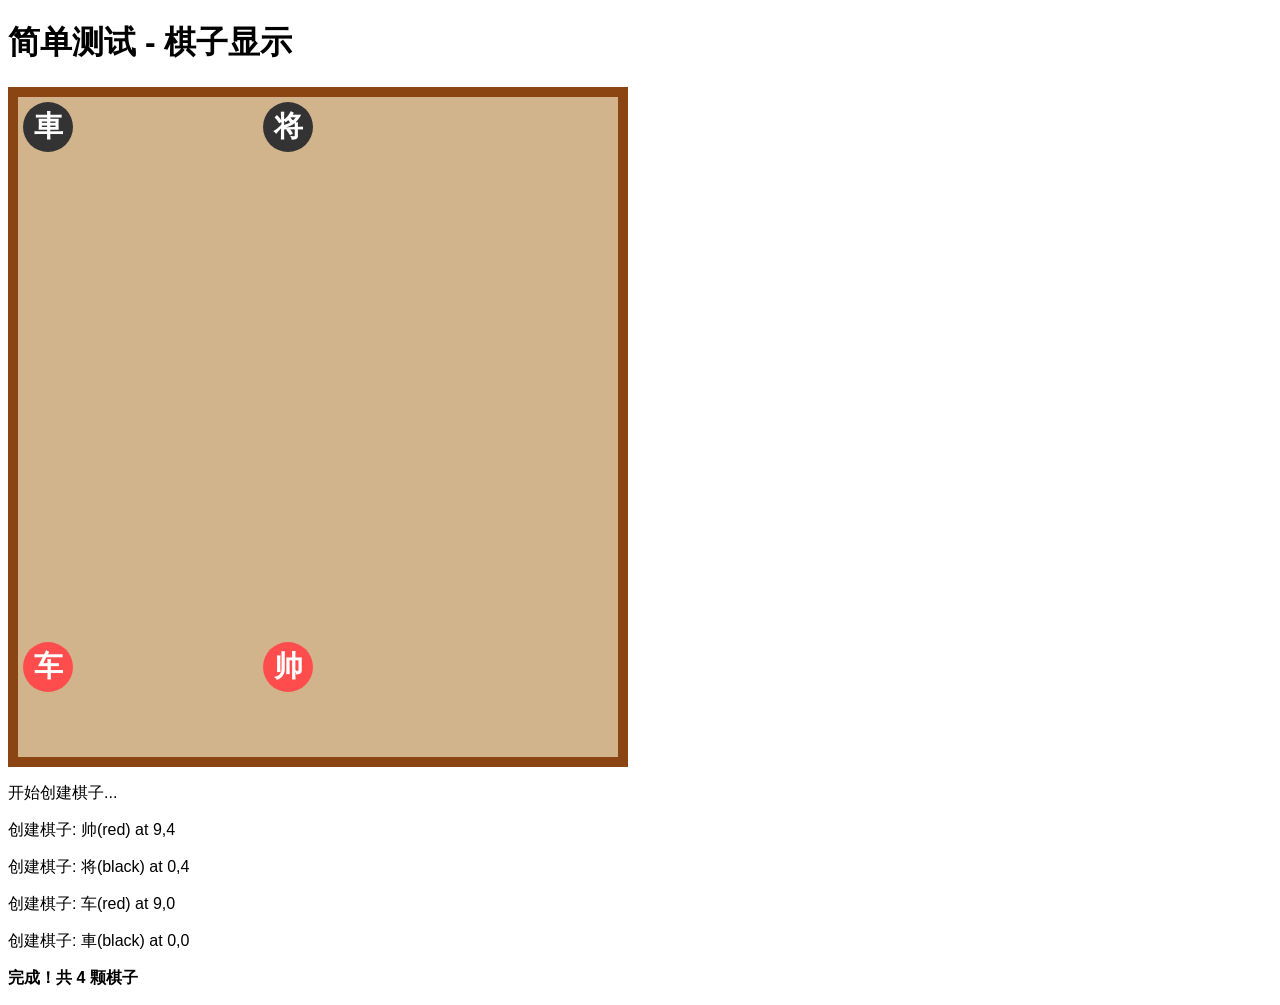
<file: simple-test.html>
<!DOCTYPE html>
<html lang="zh-CN">
<head>
    <meta charset="UTF-8">
    <meta name="viewport" content="width=device-width, initial-scale=1.0">
    <title>简单测试</title>
    <style>
        body { font-family: 'Microsoft YaHei', sans-serif; }
        #chessboard {
            width: 600px;
            height: 660px;
            background: #d2b48c;
            border: 10px solid #8b4513;
            position: relative;
        }
        .piece {
            position: absolute;
            width: 50px;
            height: 50px;
            border-radius: 50%;
            display: flex;
            align-items: center;
            justify-content: center;
            font-size: 1.8em;
            font-weight: bold;
            z-index: 2;
            color: white;
        }
        .piece.red { background: #ff4d4d; }
        .piece.black { background: #333; }
    </style>
</head>
<body>
    <h1>简单测试 - 棋子显示</h1>
    <div id="chessboard"></div>
    <div id="log"></div>
    
    <script>
        try {
            const board = document.getElementById('chessboard');
            const log = document.getElementById('log');
            
            log.innerHTML += '<p>开始创建棋子...</p>';
            
            // 创建测试棋子
            const pieces = [
                { type: '帅', color: 'red', row: 9, col: 4 },
                { type: '将', color: 'black', row: 0, col: 4 },
                { type: '车', color: 'red', row: 9, col: 0 },
                { type: '車', color: 'black', row: 0, col: 0 }
            ];
            
            pieces.forEach(p => {
                const piece = document.createElement('div');
                piece.className = `piece ${p.color}`;
                piece.textContent = p.type;
                const left = 30 + p.col * 60;
                const top = 30 + p.row * 60;
                piece.style.left = `${left}px`;
                piece.style.top = `${top}px`;
                piece.style.transform = 'translate(-50%, -50%)';
                board.appendChild(piece);
                log.innerHTML += `<p>创建棋子: ${p.type}(${p.color}) at ${p.row},${p.col}</p>`;
            });
            
            const count = board.querySelectorAll('.piece').length;
            log.innerHTML += `<p><strong>完成！共 ${count} 颗棋子</strong></p>`;
            
        } catch (e) {
            document.getElementById('log').innerHTML = `<p style="color: red;">错误: ${e.message}</p>`;
            console.error(e);
        }
    </script>
</body>
</html>
</file>
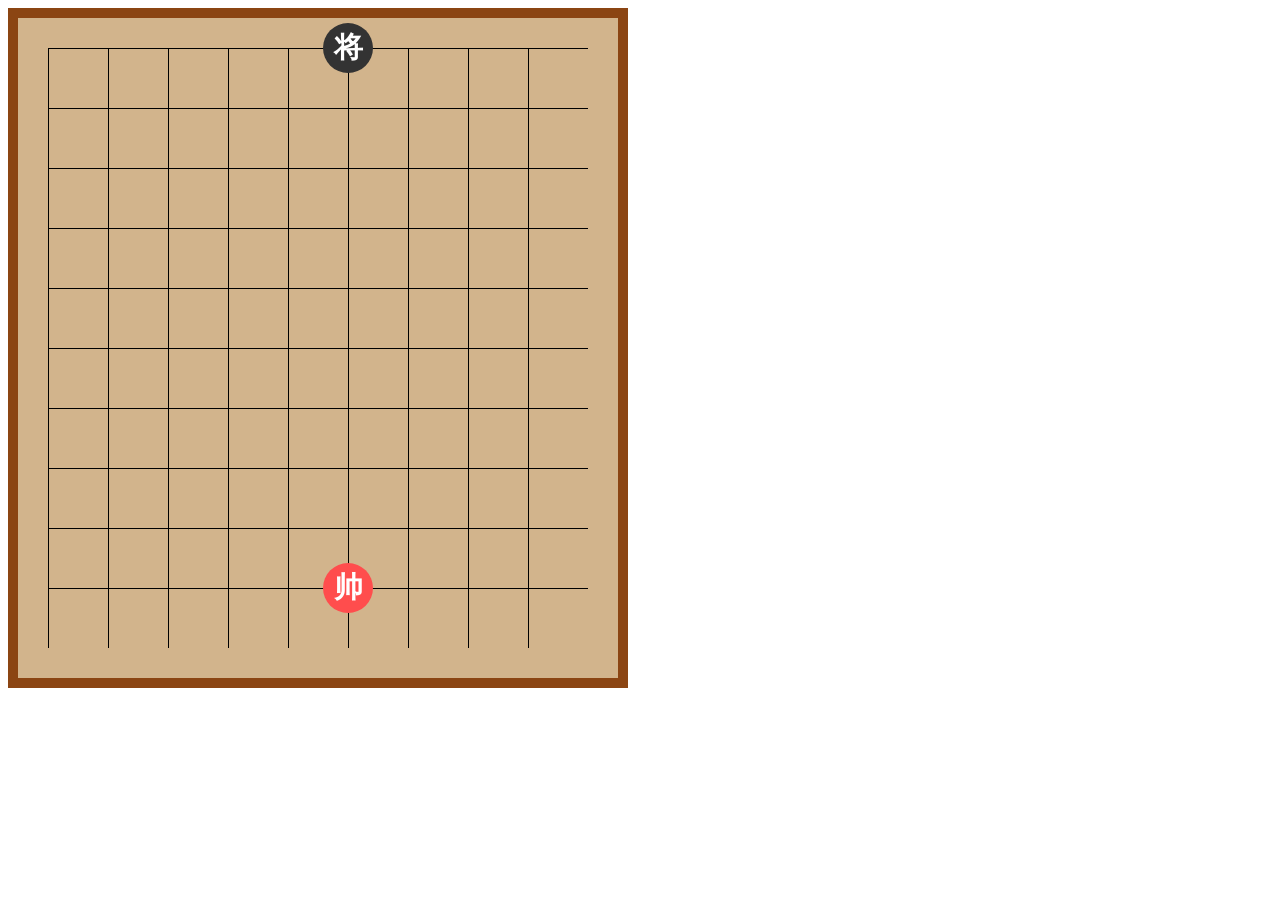
<file: test-board.html>
<!DOCTYPE html>
<html lang="zh-CN">
<head>
    <meta charset="UTF-8">
    <meta name="viewport" content="width=device-width, initial-scale=1.0">
    <title>测试棋盘</title>
    <style>
        #chessboard {
            width: 600px;
            height: 660px;
            background: #d2b48c;
            border: 10px solid #8b4513;
            position: relative;
        }
        
        #chessboard::before {
            content: '';
            position: absolute;
            top: 30px;
            left: 30px;
            right: 30px;
            bottom: 30px;
            background-image: 
                linear-gradient(to right, #000 1px, transparent 1px),
                linear-gradient(to bottom, #000 1px, transparent 1px);
            background-size: 60px 60px;
            z-index: 0;
        }
        
        .piece {
            position: absolute;
            width: 50px;
            height: 50px;
            border-radius: 50%;
            display: flex;
            align-items: center;
            justify-content: center;
            font-size: 1.8em;
            font-weight: bold;
            z-index: 2;
        }
        
        .piece.red {
            background: #ff4d4d;
            color: white;
        }
        
        .piece.black {
            background: #333;
            color: white;
        }
    </style>
</head>
<body>
    <div id="chessboard"></div>
    
    <script>
        const board = document.getElementById('chessboard');
        
        const testPiece = document.createElement('div');
        testPiece.className = 'piece red';
        testPiece.textContent = '帅';
        testPiece.style.left = '330px';
        testPiece.style.top = '570px';
        testPiece.style.transform = 'translate(-50%, -50%)';
        board.appendChild(testPiece);
        
        const testPiece2 = document.createElement('div');
        testPiece2.className = 'piece black';
        testPiece2.textContent = '将';
        testPiece2.style.left = '330px';
        testPiece2.style.top = '30px';
        testPiece2.style.transform = 'translate(-50%, -50%)';
        board.appendChild(testPiece2);
        
        console.log('测试棋子添加完成');
    </script>
</body>
</html>
</file>
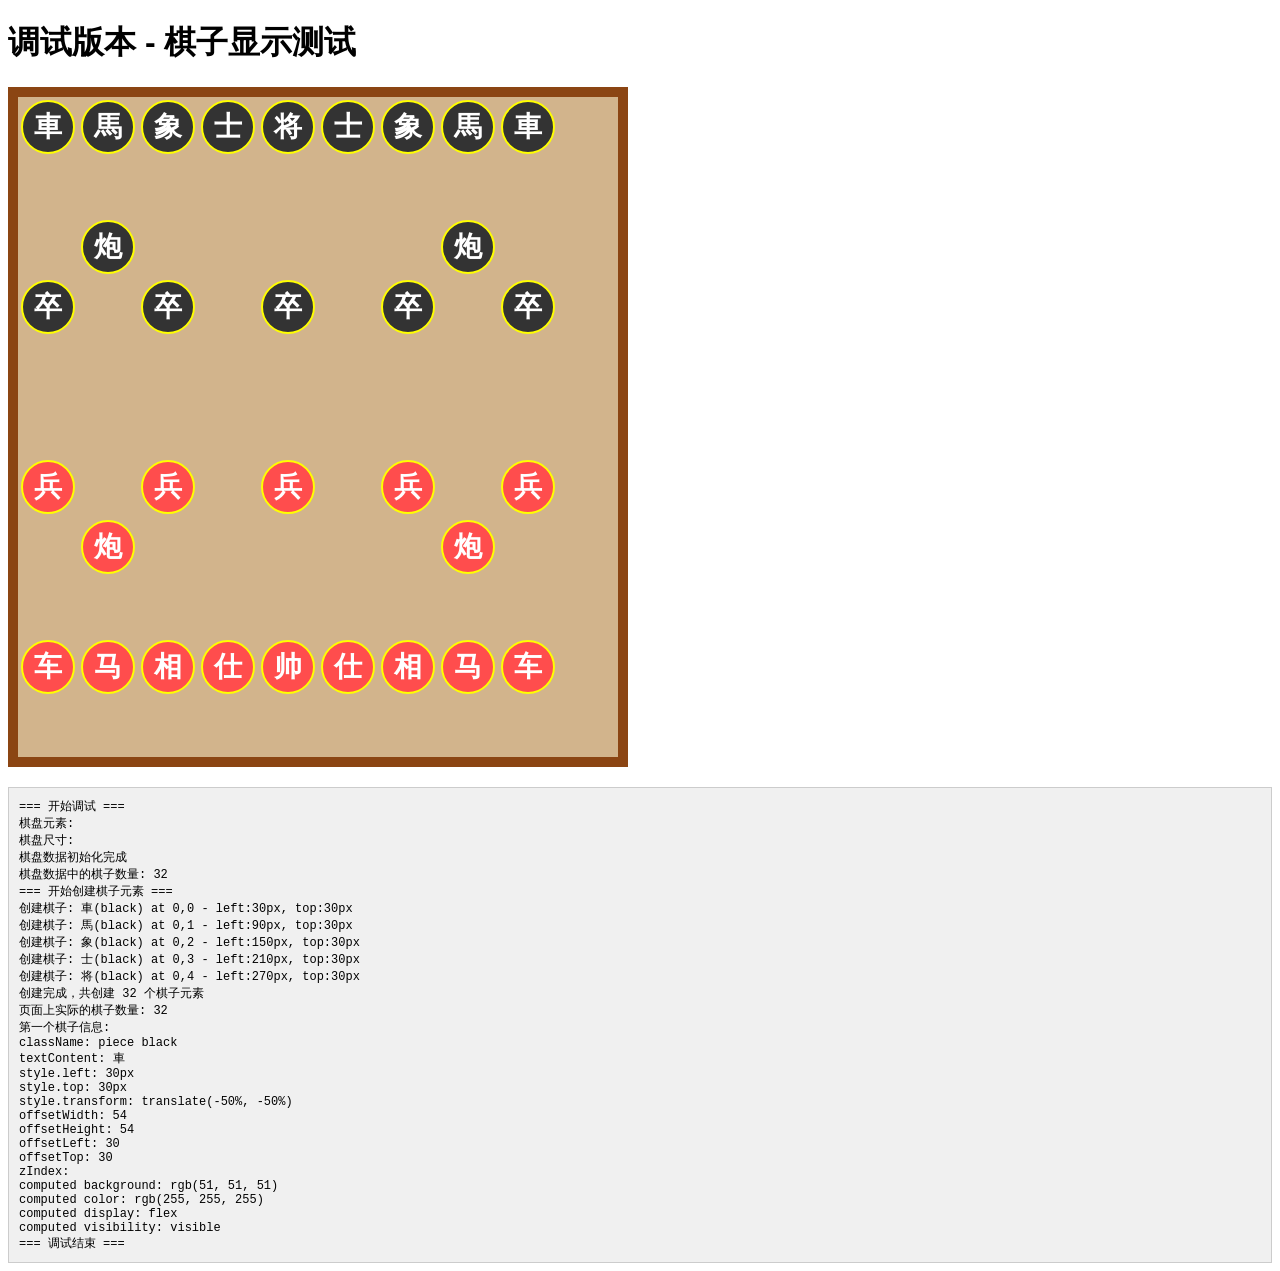
<file: test-debug.html>
<!DOCTYPE html>
<html lang="zh-CN">
<head>
    <meta charset="UTF-8">
    <title>调试版本</title>
    <style>
        body { font-family: 'Microsoft YaHei', sans-serif; }
        #chessboard {
            width: 600px;
            height: 660px;
            background: #d2b48c;
            border: 10px solid #8b4513;
            position: relative;
            overflow: visible;
        }
        .piece {
            position: absolute;
            width: 50px;
            height: 50px;
            border-radius: 50%;
            display: flex;
            align-items: center;
            justify-content: center;
            font-size: 28px;
            font-weight: bold;
            z-index: 100;
            border: 2px solid yellow;
        }
        .piece.red { background: #ff4d4d !important; color: white !important; }
        .piece.black { background: #333 !important; color: white !important; }
        #debug-info {
            margin-top: 20px;
            padding: 10px;
            background: #f0f0f0;
            border: 1px solid #ccc;
            font-family: monospace;
            font-size: 12px;
        }
    </style>
</head>
<body>
    <h1>调试版本 - 棋子显示测试</h1>
    <div id="chessboard"></div>
    <div id="debug-info"></div>
    
    <script>
        const board = document.getElementById('chessboard');
        const debug = document.getElementById('debug-info');
        
        let log = '';
        function addLog(msg) {
            log += msg + '<br>';
            debug.innerHTML = log;
            console.log(msg);
        }
        
        addLog('=== 开始调试 ===');
        addLog('棋盘元素:', board);
        addLog('棋盘尺寸:', board.offsetWidth + 'x' + board.offsetHeight);
        
        // 模拟棋盘数据
        const chessBoardData = Array(10).fill().map(() => Array(9).fill(null));
        
        const redBackRow = ['车', '马', '相', '仕', '帅', '仕', '相', '马', '车'];
        for (let col = 0; col < 9; col++) {
            chessBoardData[9][col] = { type: redBackRow[col], color: 'red' };
        }
        chessBoardData[7][1] = { type: '炮', color: 'red' };
        chessBoardData[7][7] = { type: '炮', color: 'red' };
        for (let col = 0; col < 9; col += 2) {
            chessBoardData[6][col] = { type: '兵', color: 'red' };
        }
        
        const blackBackRow = ['車', '馬', '象', '士', '将', '士', '象', '馬', '車'];
        for (let col = 0; col < 9; col++) {
            chessBoardData[0][col] = { type: blackBackRow[col], color: 'black' };
        }
        chessBoardData[2][1] = { type: '炮', color: 'black' };
        chessBoardData[2][7] = { type: '炮', color: 'black' };
        for (let col = 0; col < 9; col += 2) {
            chessBoardData[3][col] = { type: '卒', color: 'black' };
        }
        
        addLog('棋盘数据初始化完成');
        
        let pieceCount = 0;
        for (let row = 0; row < 10; row++) {
            for (let col = 0; col < 9; col++) {
                if (chessBoardData[row][col]) pieceCount++;
            }
        }
        addLog('棋盘数据中的棋子数量: ' + pieceCount);
        
        addLog('=== 开始创建棋子元素 ===');
        
        let createdCount = 0;
        for (let row = 0; row < 10; row++) {
            for (let col = 0; col < 9; col++) {
                const piece = chessBoardData[row][col];
                if (piece) {
                    const pieceElement = document.createElement('div');
                    pieceElement.className = `piece ${piece.color}`;
                    pieceElement.textContent = piece.type;
                    pieceElement.dataset.row = row;
                    pieceElement.dataset.col = col;
                    
                    const left = 30 + col * 60;
                    const top = 30 + row * 60;
                    pieceElement.style.left = `${left}px`;
                    pieceElement.style.top = `${top}px`;
                    pieceElement.style.transform = 'translate(-50%, -50%)';
                    
                    board.appendChild(pieceElement);
                    createdCount++;
                    
                    if (createdCount <= 5) {
                        addLog(`创建棋子: ${piece.type}(${piece.color}) at ${row},${col} - left:${left}px, top:${top}px`);
                    }
                }
            }
        }
        
        addLog('创建完成，共创建 ' + createdCount + ' 个棋子元素');
        
        const piecesOnPage = board.querySelectorAll('.piece');
        addLog('页面上实际的棋子数量: ' + piecesOnPage.length);
        
        if (piecesOnPage.length > 0) {
            const firstPiece = piecesOnPage[0];
            addLog('第一个棋子信息:');
            addLog('  className: ' + firstPiece.className);
            addLog('  textContent: ' + firstPiece.textContent);
            addLog('  style.left: ' + firstPiece.style.left);
            addLog('  style.top: ' + firstPiece.style.top);
            addLog('  style.transform: ' + firstPiece.style.transform);
            addLog('  offsetWidth: ' + firstPiece.offsetWidth);
            addLog('  offsetHeight: ' + firstPiece.offsetHeight);
            addLog('  offsetLeft: ' + firstPiece.offsetLeft);
            addLog('  offsetTop: ' + firstPiece.offsetTop);
            addLog('  zIndex: ' + firstPiece.style.zIndex);
            
            const computedStyle = window.getComputedStyle(firstPiece);
            addLog('  computed background: ' + computedStyle.backgroundColor);
            addLog('  computed color: ' + computedStyle.color);
            addLog('  computed display: ' + computedStyle.display);
            addLog('  computed visibility: ' + computedStyle.visibility);
        }
        
        addLog('=== 调试结束 ===');
    </script>
</body>
</html>
</file>
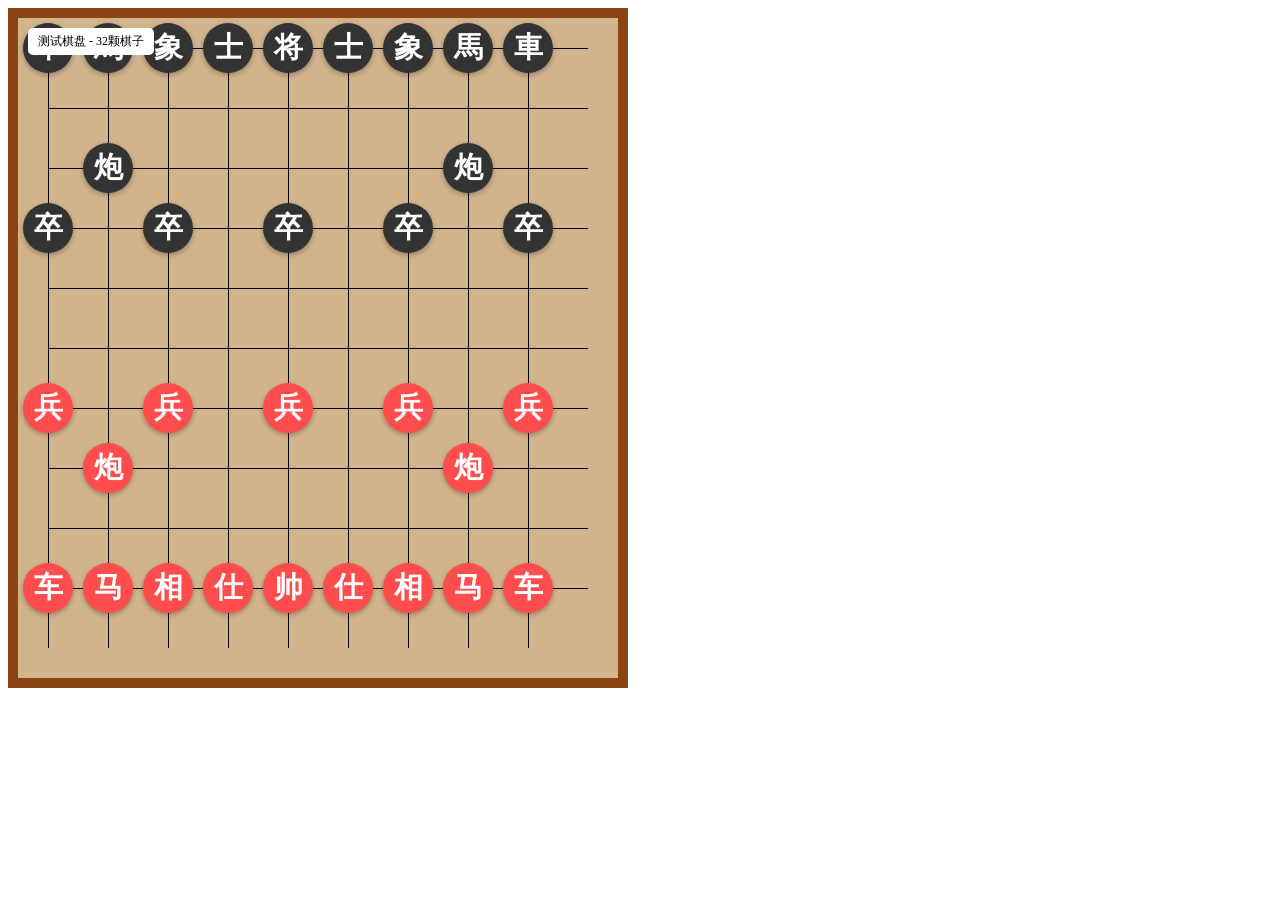
<file: test-full.html>
<!DOCTYPE html>
<html lang="zh-CN">
<head>
    <meta charset="UTF-8">
    <meta name="viewport" content="width=device-width, initial-scale=1.0">
    <title>完整测试棋盘</title>
    <style>
        #chessboard {
            width: 600px;
            height: 660px;
            background: #d2b48c;
            border: 10px solid #8b4513;
            position: relative;
        }
        
        #chessboard::before {
            content: '';
            position: absolute;
            top: 30px;
            left: 30px;
            right: 30px;
            bottom: 30px;
            background-image: 
                linear-gradient(to right, #000 1px, transparent 1px),
                linear-gradient(to bottom, #000 1px, transparent 1px);
            background-size: 60px 60px;
            z-index: 0;
        }
        
        .piece {
            position: absolute;
            width: 50px;
            height: 50px;
            border-radius: 50%;
            display: flex;
            align-items: center;
            justify-content: center;
            font-size: 1.8em;
            font-weight: bold;
            z-index: 2;
            box-shadow: 0 2px 5px rgba(0, 0, 0, 0.3);
        }
        
        .piece.red {
            background: #ff4d4d;
            color: white;
        }
        
        .piece.black {
            background: #333;
            color: white;
        }
        
        .status {
            position: absolute;
            top: 10px;
            left: 10px;
            background: white;
            padding: 5px 10px;
            border-radius: 5px;
            font-size: 12px;
            z-index: 10;
        }
    </style>
</head>
<body>
    <div id="chessboard">
        <div class="status">测试棋盘 - 32颗棋子</div>
    </div>
    
    <script>
        const board = document.getElementById('chessboard');
        let count = 0;
        
        function createPiece(type, color, row, col) {
            const piece = document.createElement('div');
            piece.className = `piece ${color}`;
            piece.textContent = type;
            const left = 30 + col * 60;
            const top = 30 + row * 60;
            piece.style.left = `${left}px`;
            piece.style.top = `${top}px`;
            piece.style.transform = 'translate(-50%, -50%)';
            board.appendChild(piece);
            count++;
            console.log(`添加棋子: ${type}(${color}) at ${row},${col}`);
        }
        
        // 红方（下方）
        const redBackRow = ['车', '马', '相', '仕', '帅', '仕', '相', '马', '车'];
        for (let col = 0; col < 9; col++) {
            createPiece(redBackRow[col], 'red', 9, col);
        }
        createPiece('炮', 'red', 7, 1);
        createPiece('炮', 'red', 7, 7);
        for (let col = 0; col < 9; col += 2) {
            createPiece('兵', 'red', 6, col);
        }
        
        // 黑方（上方）
        const blackBackRow = ['車', '馬', '象', '士', '将', '士', '象', '馬', '車'];
        for (let col = 0; col < 9; col++) {
            createPiece(blackBackRow[col], 'black', 0, col);
        }
        createPiece('炮', 'black', 2, 1);
        createPiece('炮', 'black', 2, 7);
        for (let col = 0; col < 9; col += 2) {
            createPiece('卒', 'black', 3, col);
        }
        
        console.log(`完成！共添加 ${count} 颗棋子`);
    </script>
</body>
</html>
</file>
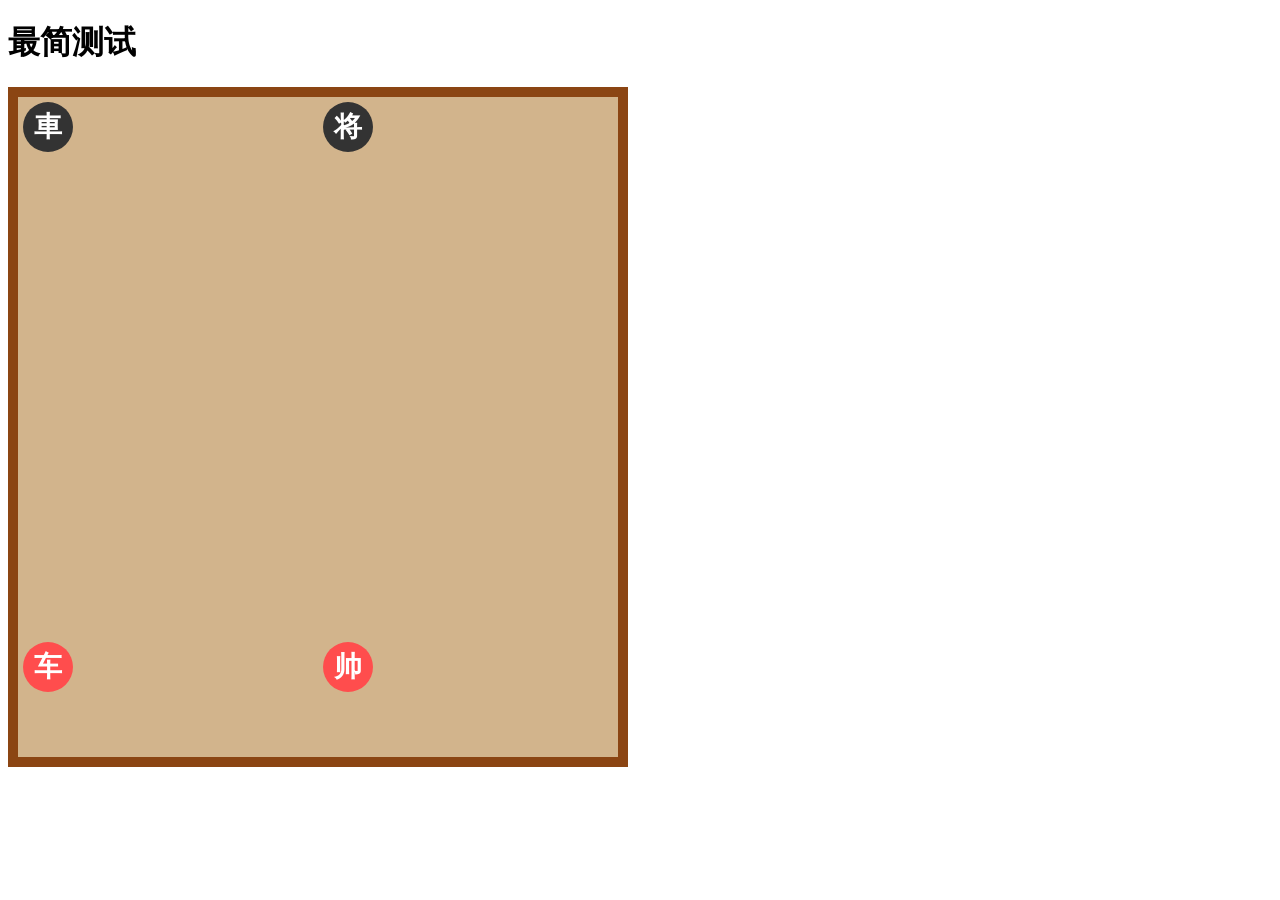
<file: test-minimal.html>
<!DOCTYPE html>
<html lang="zh-CN">
<head>
    <meta charset="UTF-8">
    <title>最简测试</title>
    <style>
        #chessboard {
            width: 600px;
            height: 660px;
            background: #d2b48c;
            border: 10px solid #8b4513;
            position: relative;
        }
        .piece {
            position: absolute;
            width: 50px;
            height: 50px;
            border-radius: 50%;
            display: flex;
            align-items: center;
            justify-content: center;
            font-size: 28px;
            font-weight: bold;
            z-index: 2;
        }
        .piece.red { background: #ff4d4d; color: white; }
        .piece.black { background: #333; color: white; }
    </style>
</head>
<body>
    <h1>最简测试</h1>
    <div id="chessboard">
        <!-- 直接在HTML中创建棋子 -->
        <div class="piece red" style="left: 330px; top: 570px; transform: translate(-50%, -50%);">帅</div>
        <div class="piece black" style="left: 330px; top: 30px; transform: translate(-50%, -50%);">将</div>
        <div class="piece red" style="left: 30px; top: 570px; transform: translate(-50%, -50%);">车</div>
        <div class="piece black" style="left: 30px; top: 30px; transform: translate(-50%, -50%);">車</div>
    </div>
</body>
</html>
</file>
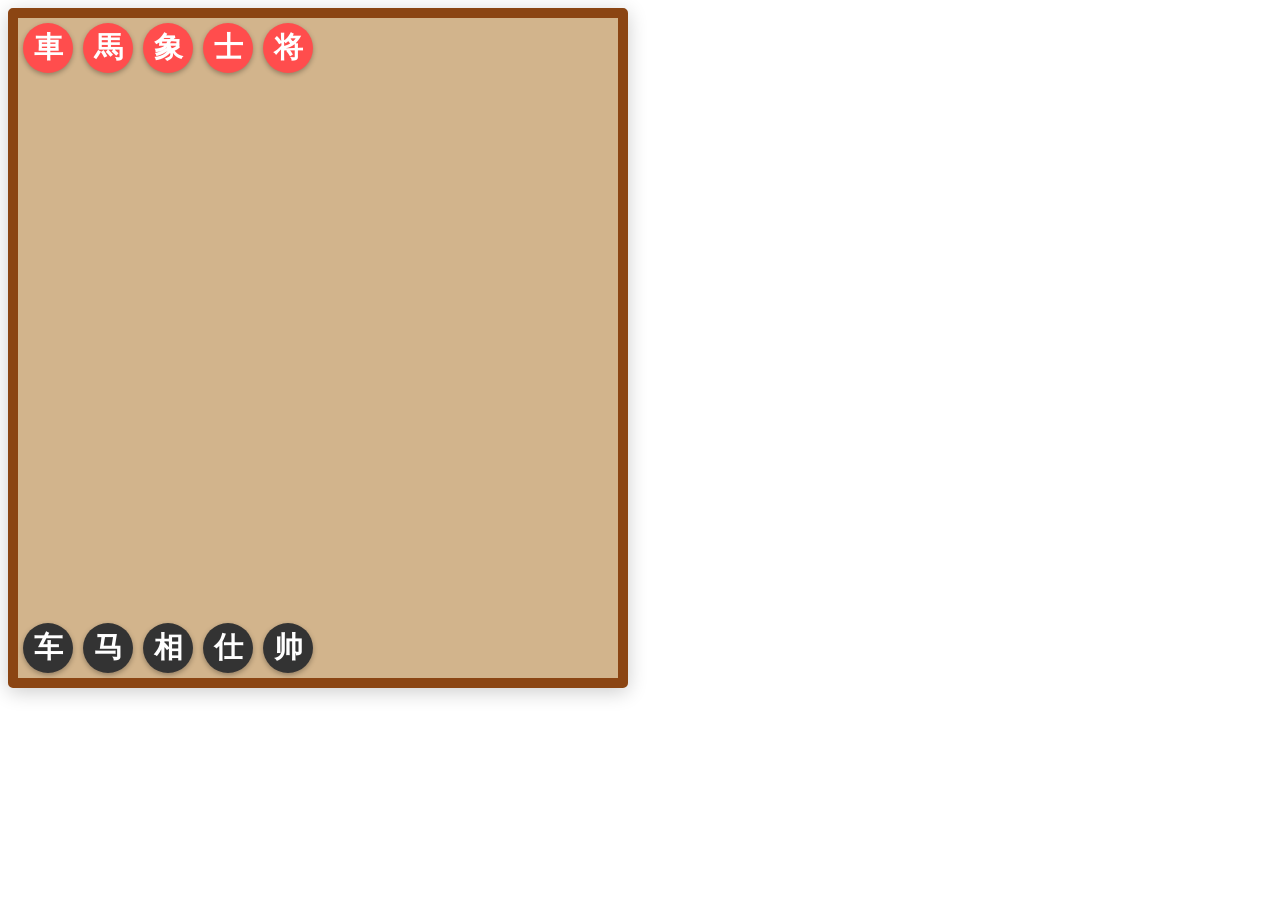
<file: test.html>
<!DOCTYPE html>
<html lang="zh-CN">
<head>
    <meta charset="UTF-8">
    <meta name="viewport" content="width=device-width, initial-scale=1.0">
    <title>测试棋子显示</title>
    <style>
        #chessboard {
            width: 600px;
            height: 660px;
            background: #d2b48c;
            border: 10px solid #8b4513;
            border-radius: 5px;
            position: relative;
            box-shadow: 0 4px 20px rgba(0, 0, 0, 0.2);
        }
        
        .piece {
            position: absolute;
            width: 50px;
            height: 50px;
            border-radius: 50%;
            display: flex;
            align-items: center;
            justify-content: center;
            font-size: 1.8em;
            font-weight: bold;
            cursor: pointer;
            z-index: 2;
            box-shadow: 0 2px 5px rgba(0, 0, 0, 0.3);
            transform: translate(-50%, -50%);
        }
        
        .piece.red {
            background: #ff4d4d;
            color: white;
        }
        
        .piece.black {
            background: #333;
            color: white;
        }
    </style>
</head>
<body>
    <div id="chessboard">
        <!-- 测试红方棋子 -->
        <div class="piece red" style="left: 30px; top: 30px;">車</div>
        <div class="piece red" style="left: 90px; top: 30px;">馬</div>
        <div class="piece red" style="left: 150px; top: 30px;">象</div>
        <div class="piece red" style="left: 210px; top: 30px;">士</div>
        <div class="piece red" style="left: 270px; top: 30px;">将</div>
        
        <!-- 测试黑方棋子 -->
        <div class="piece black" style="left: 30px; top: 630px;">车</div>
        <div class="piece black" style="left: 90px; top: 630px;">马</div>
        <div class="piece black" style="left: 150px; top: 630px;">相</div>
        <div class="piece black" style="left: 210px; top: 630px;">仕</div>
        <div class="piece black" style="left: 270px; top: 630px;">帅</div>
    </div>
</body>
</html>
</file>
<file: style.css>
* {
    margin: 0;
    padding: 0;
    box-sizing: border-box;
}

body {
    font-family: 'Microsoft YaHei', Arial, sans-serif;
    background: linear-gradient(135deg, #f5f7fa 0%, #c3cfe2 100%);
    min-height: 100vh;
}

.container {
    max-width: 1200px;
    margin: 0 auto;
    padding: 20px;
}

header {
    text-align: center;
    margin-bottom: 30px;
    background: white;
    padding: 20px;
    border-radius: 10px;
    box-shadow: 0 2px 10px rgba(0, 0, 0, 0.1);
}

header h1 {
    color: #333;
    font-size: 2.5em;
    margin-bottom: 15px;
}

.user-info {
    display: flex;
    justify-content: center;
    gap: 30px;
    font-size: 1.2em;
}

.user-info .level, .user-info .score {
    background: #f0f0f0;
    padding: 10px 20px;
    border-radius: 20px;
    font-weight: bold;
}

.user-info .level span:first-child, .user-info .score span:first-child {
    color: #666;
}

.game-area {
    display: flex;
    gap: 20px;
    align-items: flex-start;
}

.timer-container {
    display: flex;
    justify-content: center;
    gap: 40px;
    margin-bottom: 20px;
    width: 100%;
}

.timer {
    background: white;
    padding: 15px 30px;
    border-radius: 10px;
    box-shadow: 0 2px 10px rgba(0, 0, 0, 0.1);
    text-align: center;
    min-width: 200px;
}

.timer.red-timer {
    border: 2px solid #e74c3c;
}

.timer.black-timer {
    border: 2px solid #333;
}

.timer-label {
    font-weight: bold;
    font-size: 1.2em;
    margin-bottom: 10px;
}

.timer.red-timer .timer-label {
    color: #e74c3c;
}

.timer.black-timer .timer-label {
    color: #333;
}

.timer-values {
    display: flex;
    gap: 20px;
    justify-content: center;
}

.total-time, .step-time {
    font-size: 1.1em;
    font-weight: bold;
}

.timer.red-timer .total-time, .timer.red-timer .step-time {
    color: #e74c3c;
}

.timer.black-timer .total-time, .timer.black-timer .step-time {
    color: #333;
}

.timer.warning .total-time, .timer.warning .step-time {
    color: #f39c12 !important;
    animation: blink 1s infinite;
}

@keyframes blink {
    0%, 100% { opacity: 1; }
    50% { opacity: 0.5; }
}

.timer.danger .total-time, .timer.danger .step-time {
    color: #e74c3c !important;
    animation: blink 0.5s infinite;
}

.main-content {
    display: flex;
    flex-direction: column;
    align-items: center;
}

.sidebar {
    width: 300px;
    background: white;
    padding: 20px;
    border-radius: 10px;
    box-shadow: 0 2px 10px rgba(0, 0, 0, 0.1);
}

.sidebar h3 {
    color: #333;
    margin-bottom: 15px;
    font-size: 1.1em;
    border-bottom: 2px solid #e0e0e0;
    padding-bottom: 8px;
}

.difficulty-selector select {
    width: 100%;
    padding: 10px;
    font-size: 1em;
    border: 1px solid #ddd;
    border-radius: 5px;
    margin-bottom: 20px;
    background: white;
}

.theme-selector {
    margin-bottom: 20px;
}

.theme-selector label {
    display: block;
    margin-bottom: 8px;
    font-weight: bold;
    color: #333;
}

.theme-buttons {
    display: flex;
    flex-direction: column;
    gap: 8px;
}

.theme-buttons button {
    padding: 10px;
    font-size: 0.9em;
    border: 2px solid #ddd;
    border-radius: 5px;
    background: white;
    cursor: pointer;
    transition: all 0.2s ease;
}

.theme-buttons button:hover {
    border-color: #8b7355;
    background: #f8f9fa;
}

.theme-buttons button.active {
    border-color: #8b7355;
    background: #e8d5b7;
    color: #5c4033;
}

.game-controls {
    display: flex;
    flex-direction: column;
    gap: 10px;
    margin-bottom: 20px;
}

.game-controls button {
    padding: 12px;
    font-size: 1em;
    background: #4CAF50;
    color: white;
    border: none;
    border-radius: 5px;
    cursor: pointer;
    transition: all 0.3s ease;
}

.game-controls button:hover {
    opacity: 0.8;
    transform: translateY(-2px);
}

.game-controls .start-btn {
    background: #ff9800;
    font-size: 1.1em;
    font-weight: bold;
    padding: 15px;
}

#undo {
    background: #2196F3;
}

#game-status {
    font-weight: bold;
    color: #333;
    margin-bottom: 10px;
    padding: 10px;
    background: #f8f9fa;
    border-radius: 5px;
}

#last-move {
    color: #666;
    font-size: 0.9em;
}

.level-info {
    margin-top: 20px;
}

.level-info ul {
    list-style: none;
    max-height: 200px;
    overflow-y: auto;
}

.level-info li {
    padding: 5px 0;
    border-bottom: 1px solid #f0f0f0;
    font-size: 0.9em;
    color: #555;
}

.board-container {
    flex: 1;
    display: flex;
    justify-content: center;
}

#chessboard {
    width: 700px;
    height: 770px;
    border-radius: 5px;
    position: relative;
    box-shadow: 
        0 8px 32px rgba(0, 0, 0, 0.3),
        inset 0 1px 0 rgba(255,255,255,0.3);
}

.board-lines {
    position: absolute;
    top: 70px;
    left: 70px;
    right: 70px;
    bottom: 70px;
    z-index: 1;
}

.board-lines svg {
    width: 100%;
    height: 100%;
}

.river-text {
    font-size: 32px;
    font-weight: bold;
    z-index: 2;
    pointer-events: none;
}

.river-container {
    position: absolute;
    top: 350px;
    left: 70px;
    right: 70px;
    height: 70px;
    display: flex;
    justify-content: space-around;
    align-items: center;
    z-index: 2;
    pointer-events: none;
}

.intersection {
    position: absolute;
    width: 8px;
    height: 8px;
    border-radius: 50%;
    transform: translate(-50%, -50%);
    z-index: 3;
}

.piece {
    position: absolute;
    width: 60px;
    height: 60px;
    border-radius: 50%;
    display: flex;
    align-items: center;
    justify-content: center;
    font-size: 30px;
    font-weight: bold;
    cursor: pointer;
    z-index: 100;
    transition: all 0.15s ease;
    box-shadow: 
        0 3px 6px rgba(0,0,0,0.3),
        inset 0 1px 0 rgba(255,255,255,0.3);
}

.piece:hover {
    transform: translate(-50%, -50%) scale(1.05);
    box-shadow: 
        0 5px 12px rgba(0,0,0,0.4),
        inset 0 1px 0 rgba(255,255,255,0.3);
}

.piece.selected {
    box-shadow: 
        0 0 0 2px rgba(255, 107, 107, 0.5),
        0 4px 8px rgba(0,0,0,0.3);
}

.valid-move {
    position: absolute;
    width: 20px;
    height: 20px;
    background: rgba(76, 175, 80, 0.6);
    border-radius: 50%;
    transform: translate(-50%, -50%);
    z-index: 50;
    cursor: pointer;
    border: 2px solid rgba(76, 175, 80, 0.8);
}

.capture-move {
    position: absolute;
    width: 60px;
    height: 60px;
    background: rgba(255, 107, 107, 0.4);
    border: 3px solid rgba(255, 0, 0, 0.9);
    border-radius: 50%;
    transform: translate(-50%, -50%);
    z-index: 50;
    cursor: pointer;
    animation: pulse 1s infinite;
}

@keyframes pulse {
    0% { transform: translate(-50%, -50%) scale(1); }
    50% { transform: translate(-50%, -50%) scale(1.1); }
    100% { transform: translate(-50%, -50%) scale(1); }
}

.piece.capturable {
    box-shadow: 0 0 15px rgba(255, 0, 0, 0.8);
    filter: brightness(1.3);
}

.blocker-move {
    position: absolute;
    width: 60px;
    height: 60px;
    background: rgba(255, 215, 0, 0.3);
    border: 2px solid rgba(255, 215, 0, 0.8);
    border-radius: 50%;
    transform: translate(-50%, -50%);
    z-index: 45;
    pointer-events: none;
}

.cannon-line-svg {
    position: absolute;
    top: 0;
    left: 0;
    z-index: 40;
    pointer-events: none;
}

.modal {
    display: none;
    position: fixed;
    top: 0;
    left: 0;
    width: 100%;
    height: 100%;
    background: rgba(0, 0, 0, 0.5);
    justify-content: center;
    align-items: center;
    z-index: 200;
}

.modal-content {
    background: white;
    padding: 30px;
    border-radius: 10px;
    text-align: center;
}

.modal-content h2 {
    margin-bottom: 15px;
    color: #333;
}

.modal-content p {
    margin-bottom: 20px;
    font-size: 1.1em;
}

.modal-content button {
    padding: 10px 20px;
    background: #4CAF50;
    color: white;
    border: none;
    border-radius: 5px;
    cursor: pointer;
    font-size: 1em;
}

#chessboard.theme-classic {
    background: linear-gradient(135deg, #e8d5b7 0%, #d4c4a8 50%, #c9b896 100%);
    border: 3px solid #8b7355;
}

.theme-classic .river-text,
.theme-classic .river-logo {
    color: #8b7355;
}

.theme-classic .intersection {
    background: #5c4033;
}

.theme-classic .piece {
    border: 2px solid #d4af37;
}

.theme-classic .piece.red {
    background: radial-gradient(circle at 30% 30%, #ffffff, #f0f0f0);
    color: #c1121f;
}

.theme-classic .piece.black {
    background: radial-gradient(circle at 30% 30%, #ffffff, #f0f0f0);
    color: #1a1a1a;
}

.theme-classic .piece.selected {
    border: 3px solid #ff6b6b;
}

#chessboard.theme-redwood {
    background: linear-gradient(135deg, #c4a35a 0%, #b8944e 50%, #a68242 100%);
    border: 3px solid #5c3d2e;
}

.theme-redwood .river-text,
.theme-redwood .river-logo {
    color: #5c3d2e;
}

.theme-redwood .intersection {
    background: #3d2a1f;
}

.theme-redwood .piece {
    border: 2px solid #ffd700;
}

.theme-redwood .piece.red {
    background: radial-gradient(circle at 30% 30%, #ff6b6b, #c1121f);
    color: #ffd700;
    text-shadow: 1px 1px 2px rgba(0,0,0,0.5);
}

.theme-redwood .piece.black {
    background: radial-gradient(circle at 30% 30%, #4a4a4a, #1a1a1a);
    color: #ffd700;
    text-shadow: 1px 1px 2px rgba(0,0,0,0.5);
}

.theme-redwood .piece.selected {
    border: 3px solid #ffffff;
}

#chessboard.theme-modern {
    background: linear-gradient(135deg, #ffffff 0%, #f5f5f5 50%, #e8e8e8 100%);
    border: 3px solid #333;
}

.theme-modern .river-text,
.theme-modern .river-logo {
    color: #666;
}

.theme-modern .intersection {
    background: #333;
}

.theme-modern .piece {
    border: 2px solid #999;
}

.theme-modern .piece.red {
    background: #e74c3c;
    color: white;
}

.theme-modern .piece.black {
    background: #2c3e50;
    color: white;
}

.theme-modern .piece.selected {
    border: 3px solid #3498db;
}
</file>
<file: backup/V1.0/style.css>
* {
    margin: 0;
    padding: 0;
    box-sizing: border-box;
}

body {
    font-family: 'Microsoft YaHei', Arial, sans-serif;
    background: linear-gradient(135deg, #f5f7fa 0%, #c3cfe2 100%);
    min-height: 100vh;
}

.container {
    max-width: 1200px;
    margin: 0 auto;
    padding: 20px;
}

header {
    text-align: center;
    margin-bottom: 30px;
    background: white;
    padding: 20px;
    border-radius: 10px;
    box-shadow: 0 2px 10px rgba(0, 0, 0, 0.1);
}

header h1 {
    color: #333;
    font-size: 2.5em;
    margin-bottom: 15px;
}

.user-info {
    display: flex;
    justify-content: center;
    gap: 30px;
    font-size: 1.2em;
}

.user-info .level, .user-info .score {
    background: #f0f0f0;
    padding: 10px 20px;
    border-radius: 20px;
    font-weight: bold;
}

.user-info .level span:first-child, .user-info .score span:first-child {
    color: #666;
}

.game-area {
    display: flex;
    gap: 20px;
    align-items: flex-start;
}

.sidebar {
    width: 300px;
    background: white;
    padding: 20px;
    border-radius: 10px;
    box-shadow: 0 2px 10px rgba(0, 0, 0, 0.1);
}

.sidebar h3 {
    color: #333;
    margin-bottom: 15px;
    font-size: 1.1em;
    border-bottom: 2px solid #e0e0e0;
    padding-bottom: 8px;
}

.difficulty-selector select {
    width: 100%;
    padding: 10px;
    font-size: 1em;
    border: 1px solid #ddd;
    border-radius: 5px;
    margin-bottom: 20px;
    background: white;
}

.theme-selector {
    margin-bottom: 20px;
}

.theme-selector label {
    display: block;
    margin-bottom: 8px;
    font-weight: bold;
    color: #333;
}

.theme-buttons {
    display: flex;
    flex-direction: column;
    gap: 8px;
}

.theme-buttons button {
    padding: 10px;
    font-size: 0.9em;
    border: 2px solid #ddd;
    border-radius: 5px;
    background: white;
    cursor: pointer;
    transition: all 0.2s ease;
}

.theme-buttons button:hover {
    border-color: #8b7355;
    background: #f8f9fa;
}

.theme-buttons button.active {
    border-color: #8b7355;
    background: #e8d5b7;
    color: #5c4033;
}

.game-controls {
    display: flex;
    flex-direction: column;
    gap: 10px;
    margin-bottom: 20px;
}

.game-controls button {
    padding: 12px;
    font-size: 1em;
    background: #4CAF50;
    color: white;
    border: none;
    border-radius: 5px;
    cursor: pointer;
    transition: all 0.3s ease;
}

.game-controls button:hover {
    opacity: 0.8;
    transform: translateY(-2px);
}

.game-controls .start-btn {
    background: #ff9800;
    font-size: 1.1em;
    font-weight: bold;
    padding: 15px;
}

#undo {
    background: #2196F3;
}

#game-status {
    font-weight: bold;
    color: #333;
    margin-bottom: 10px;
    padding: 10px;
    background: #f8f9fa;
    border-radius: 5px;
}

#last-move {
    color: #666;
    font-size: 0.9em;
}

.level-info {
    margin-top: 20px;
}

.level-info ul {
    list-style: none;
    max-height: 200px;
    overflow-y: auto;
}

.level-info li {
    padding: 5px 0;
    border-bottom: 1px solid #f0f0f0;
    font-size: 0.9em;
    color: #555;
}

.board-container {
    flex: 1;
    display: flex;
    justify-content: center;
}

#chessboard {
    width: 700px;
    height: 770px;
    border-radius: 5px;
    position: relative;
    box-shadow: 
        0 8px 32px rgba(0, 0, 0, 0.3),
        inset 0 1px 0 rgba(255,255,255,0.3);
}

.board-lines {
    position: absolute;
    top: 70px;
    left: 70px;
    right: 70px;
    bottom: 70px;
    z-index: 1;
}

.board-lines svg {
    width: 100%;
    height: 100%;
}

.river-text {
    font-size: 32px;
    font-weight: bold;
    z-index: 2;
    pointer-events: none;
}

.river-container {
    position: absolute;
    top: 350px;
    left: 70px;
    right: 70px;
    height: 70px;
    display: flex;
    justify-content: space-around;
    align-items: center;
    z-index: 2;
    pointer-events: none;
}

.intersection {
    position: absolute;
    width: 8px;
    height: 8px;
    border-radius: 50%;
    transform: translate(-50%, -50%);
    z-index: 3;
}

.piece {
    position: absolute;
    width: 60px;
    height: 60px;
    border-radius: 50%;
    display: flex;
    align-items: center;
    justify-content: center;
    font-size: 30px;
    font-weight: bold;
    cursor: pointer;
    z-index: 100;
    transition: all 0.15s ease;
    box-shadow: 
        0 3px 6px rgba(0,0,0,0.3),
        inset 0 1px 0 rgba(255,255,255,0.3);
}

.piece:hover {
    transform: translate(-50%, -50%) scale(1.05);
    box-shadow: 
        0 5px 12px rgba(0,0,0,0.4),
        inset 0 1px 0 rgba(255,255,255,0.3);
}

.piece.selected {
    box-shadow: 
        0 0 0 2px rgba(255, 107, 107, 0.5),
        0 4px 8px rgba(0,0,0,0.3);
}

.valid-move {
    position: absolute;
    width: 20px;
    height: 20px;
    background: rgba(76, 175, 80, 0.6);
    border-radius: 50%;
    transform: translate(-50%, -50%);
    z-index: 50;
    cursor: pointer;
    border: 2px solid rgba(76, 175, 80, 0.8);
}

.capture-move {
    position: absolute;
    width: 60px;
    height: 60px;
    background: rgba(255, 107, 107, 0.2);
    border: 2px dashed rgba(255, 107, 107, 0.8);
    border-radius: 50%;
    transform: translate(-50%, -50%);
    z-index: 50;
    cursor: pointer;
}

.modal {
    display: none;
    position: fixed;
    top: 0;
    left: 0;
    width: 100%;
    height: 100%;
    background: rgba(0, 0, 0, 0.5);
    justify-content: center;
    align-items: center;
    z-index: 200;
}

.modal-content {
    background: white;
    padding: 30px;
    border-radius: 10px;
    text-align: center;
}

.modal-content h2 {
    margin-bottom: 15px;
    color: #333;
}

.modal-content p {
    margin-bottom: 20px;
    font-size: 1.1em;
}

.modal-content button {
    padding: 10px 20px;
    background: #4CAF50;
    color: white;
    border: none;
    border-radius: 5px;
    cursor: pointer;
    font-size: 1em;
}

#chessboard.theme-classic {
    background: linear-gradient(135deg, #e8d5b7 0%, #d4c4a8 50%, #c9b896 100%);
    border: 3px solid #8b7355;
}

.theme-classic .river-text,
.theme-classic .river-logo {
    color: #8b7355;
}

.theme-classic .intersection {
    background: #5c4033;
}

.theme-classic .piece {
    border: 2px solid #d4af37;
}

.theme-classic .piece.red {
    background: radial-gradient(circle at 30% 30%, #ffffff, #f0f0f0);
    color: #c1121f;
}

.theme-classic .piece.black {
    background: radial-gradient(circle at 30% 30%, #ffffff, #f0f0f0);
    color: #1a1a1a;
}

.theme-classic .piece.selected {
    border: 3px solid #ff6b6b;
}

#chessboard.theme-redwood {
    background: linear-gradient(135deg, #c4a35a 0%, #b8944e 50%, #a68242 100%);
    border: 3px solid #5c3d2e;
}

.theme-redwood .river-text,
.theme-redwood .river-logo {
    color: #5c3d2e;
}

.theme-redwood .intersection {
    background: #3d2a1f;
}

.theme-redwood .piece {
    border: 2px solid #ffd700;
}

.theme-redwood .piece.red {
    background: radial-gradient(circle at 30% 30%, #ff6b6b, #c1121f);
    color: #ffd700;
    text-shadow: 1px 1px 2px rgba(0,0,0,0.5);
}

.theme-redwood .piece.black {
    background: radial-gradient(circle at 30% 30%, #4a4a4a, #1a1a1a);
    color: #ffd700;
    text-shadow: 1px 1px 2px rgba(0,0,0,0.5);
}

.theme-redwood .piece.selected {
    border: 3px solid #ffffff;
}

#chessboard.theme-modern {
    background: linear-gradient(135deg, #ffffff 0%, #f5f5f5 50%, #e8e8e8 100%);
    border: 3px solid #333;
}

.theme-modern .river-text,
.theme-modern .river-logo {
    color: #666;
}

.theme-modern .intersection {
    background: #333;
}

.theme-modern .piece {
    border: 2px solid #999;
}

.theme-modern .piece.red {
    background: #e74c3c;
    color: white;
}

.theme-modern .piece.black {
    background: #2c3e50;
    color: white;
}

.theme-modern .piece.selected {
    border: 3px solid #3498db;
}
</file>
